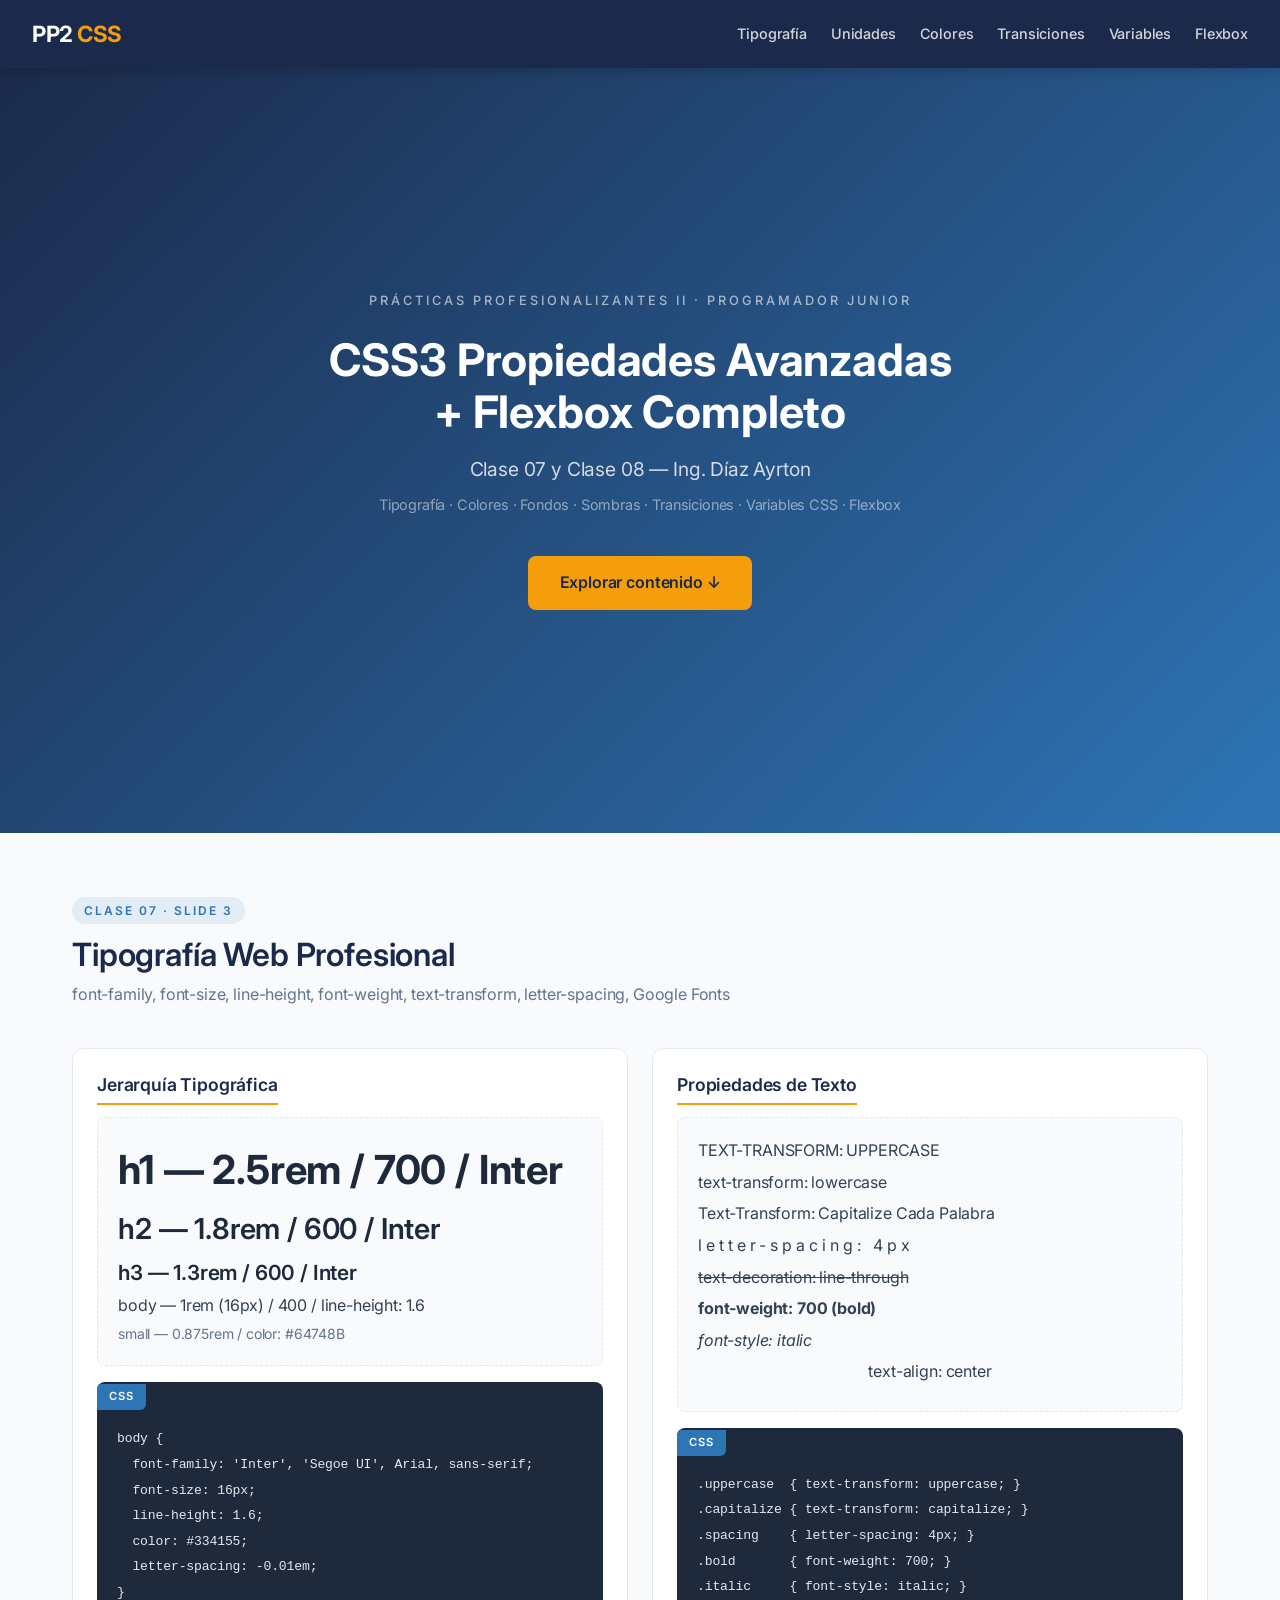
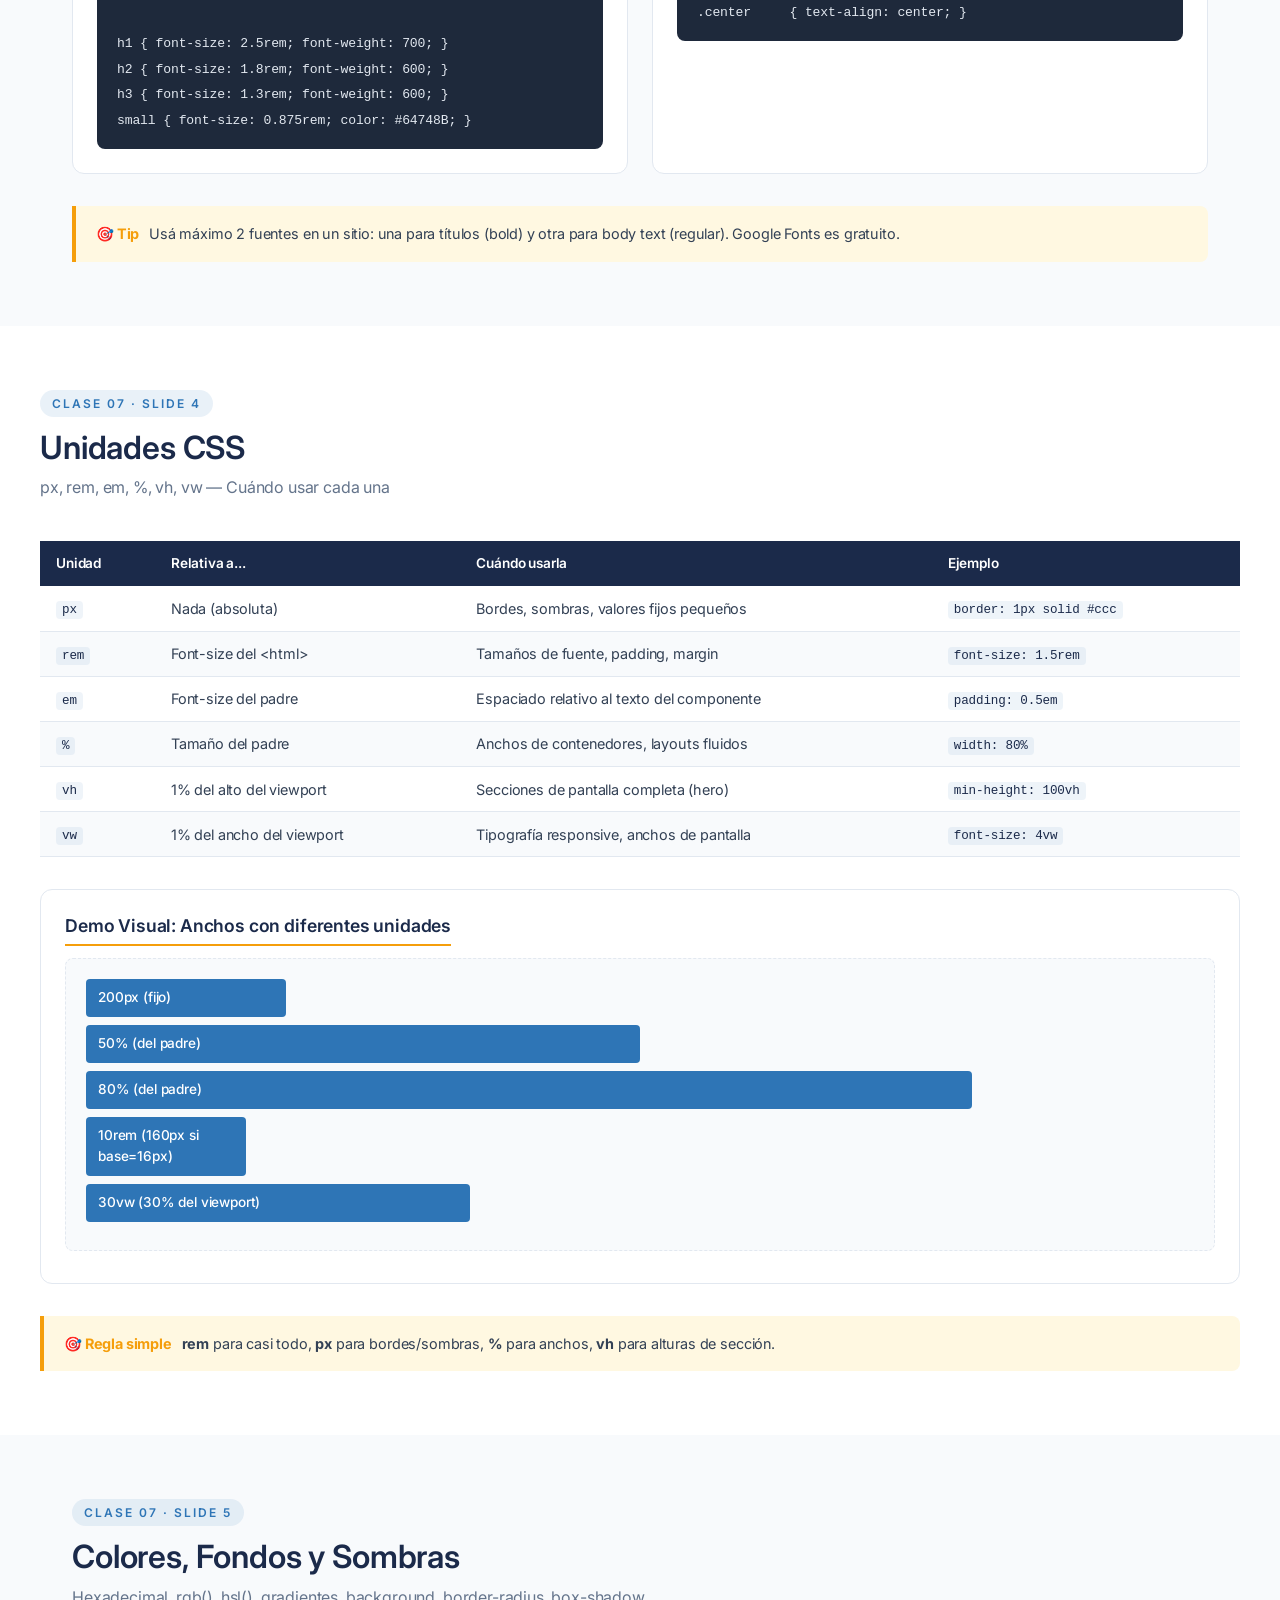
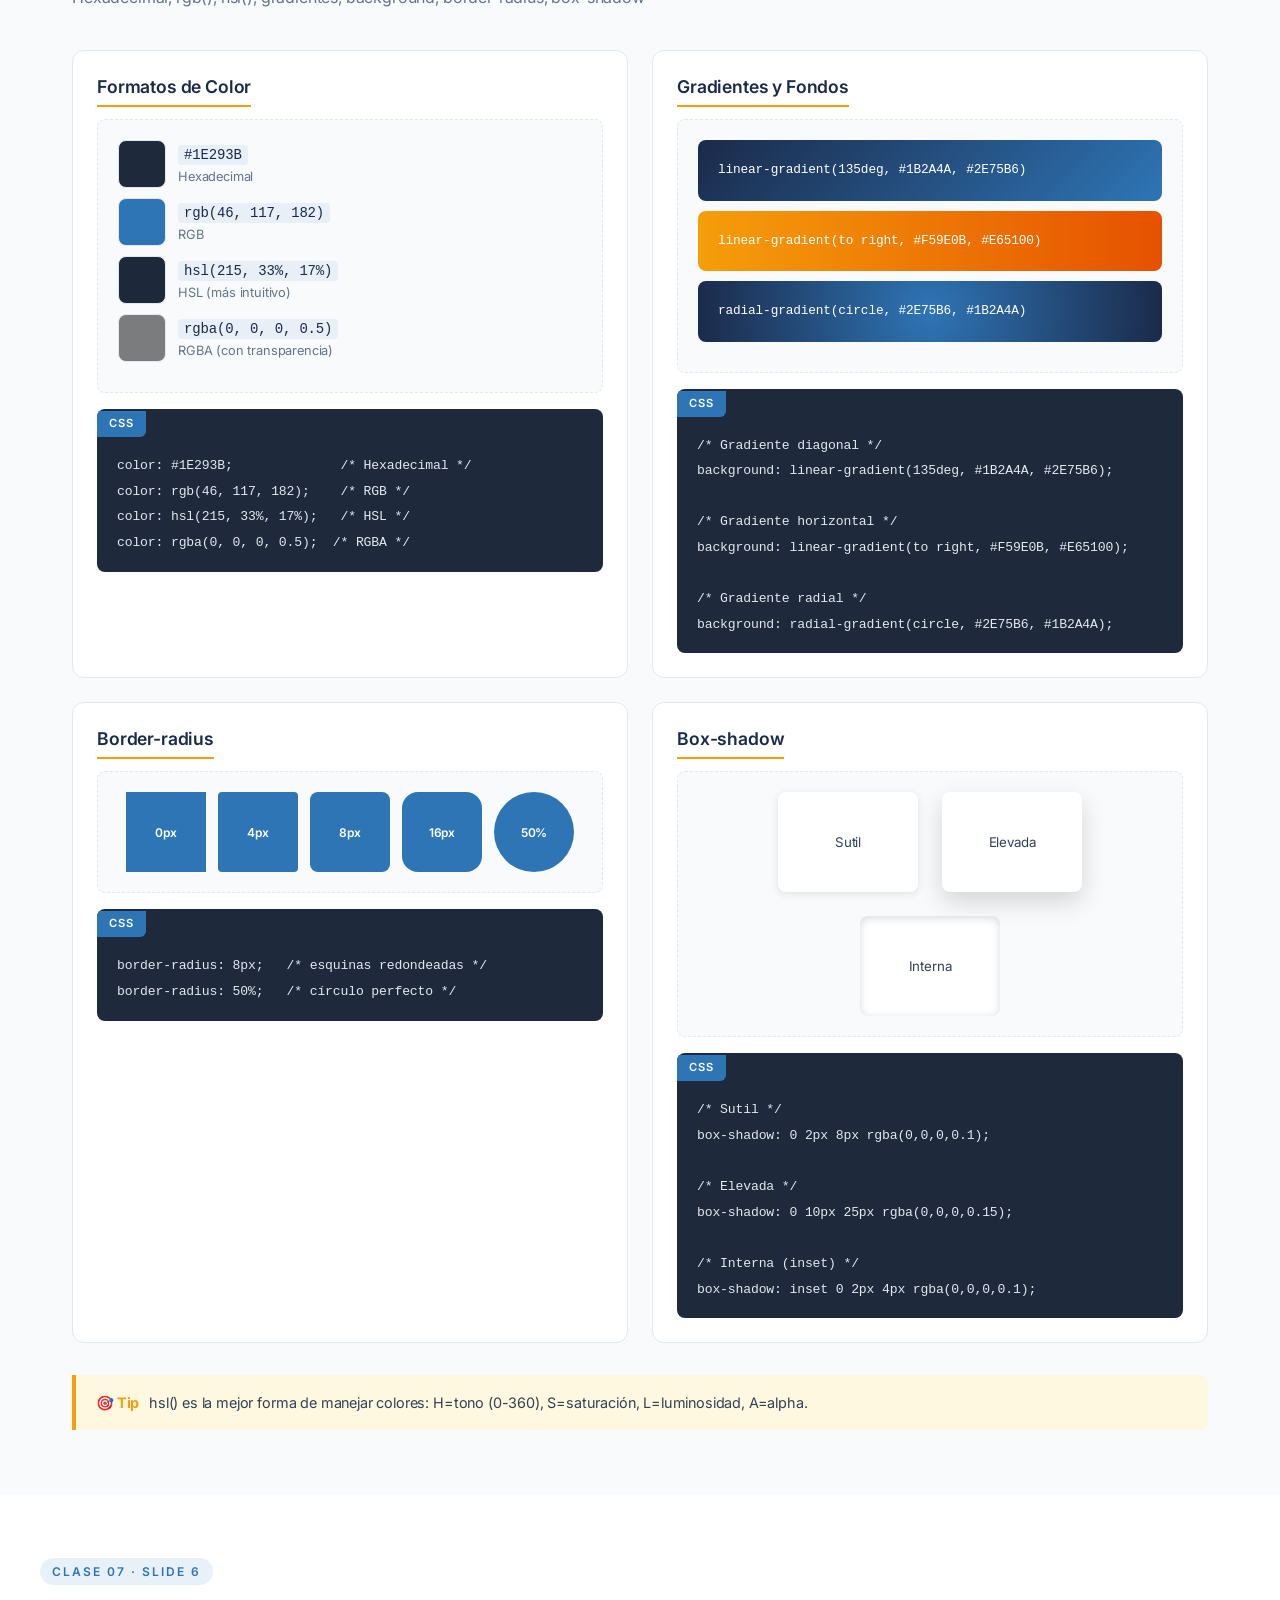
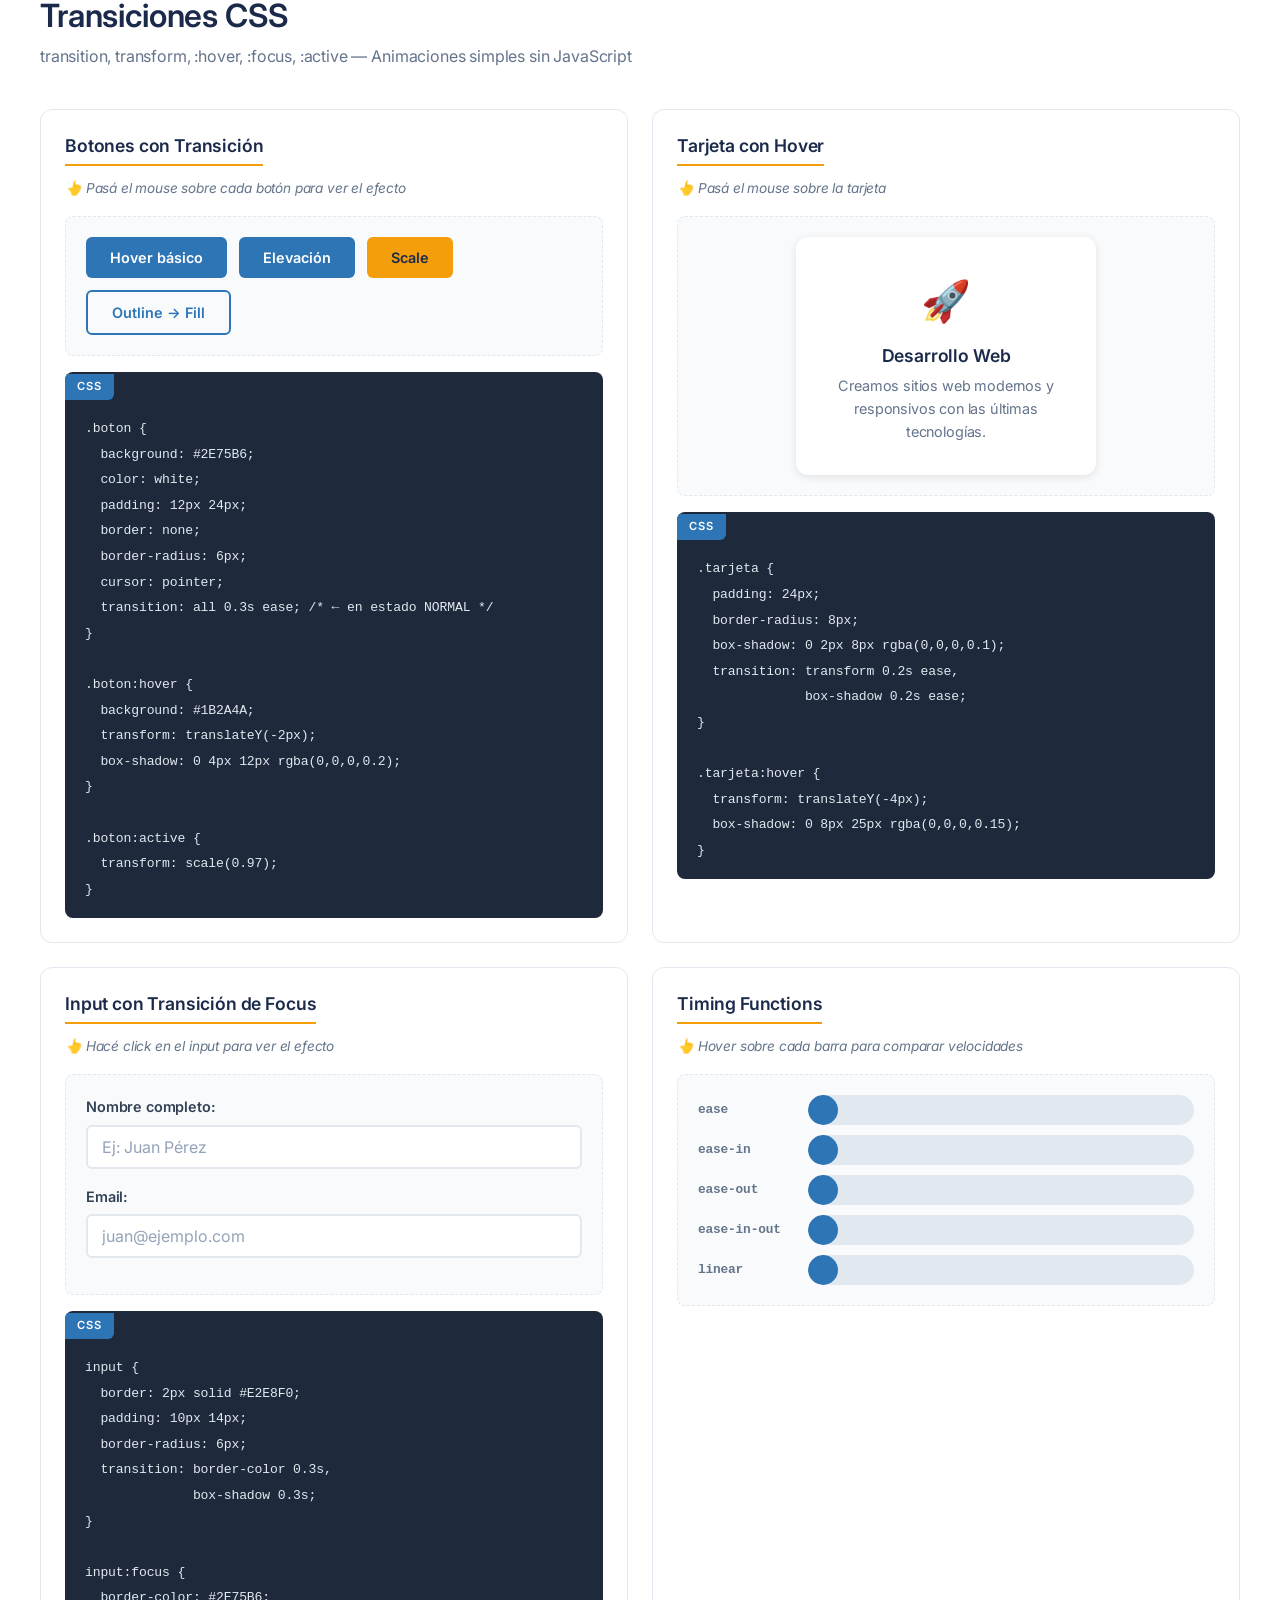
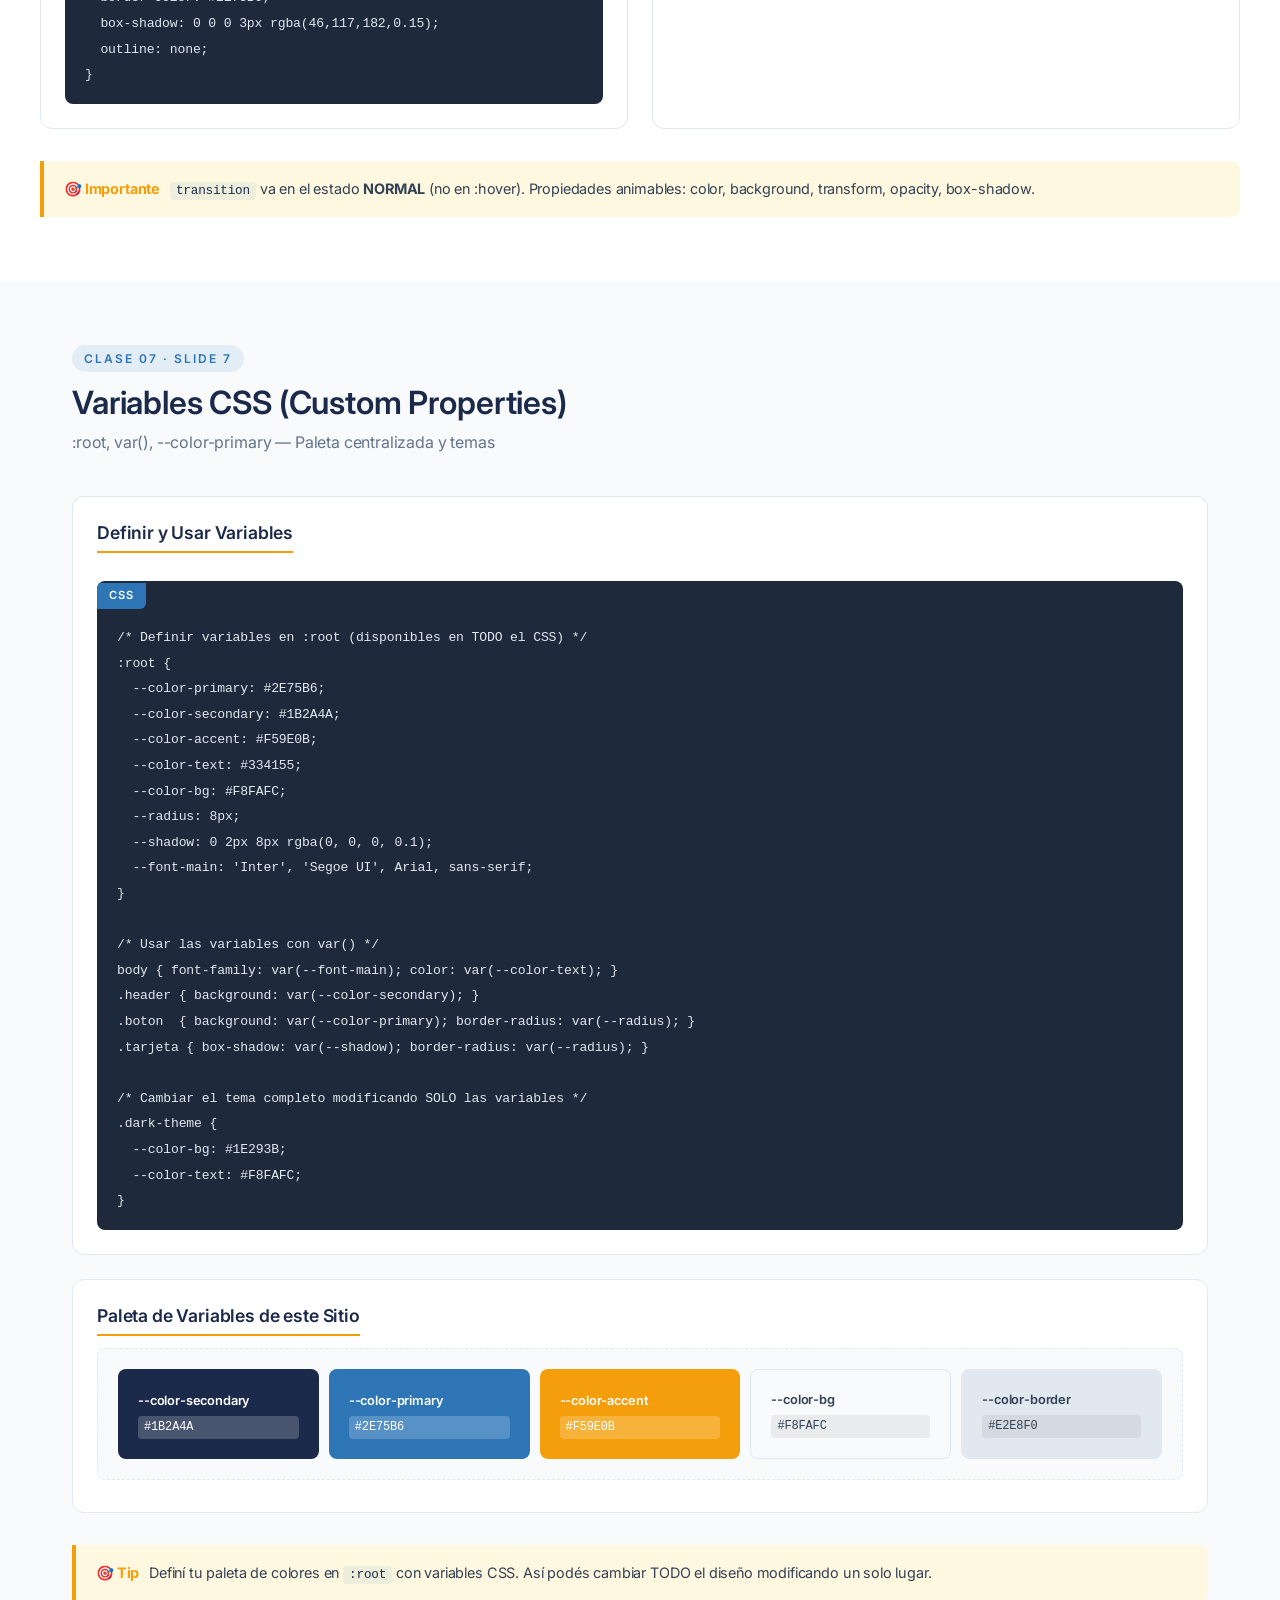
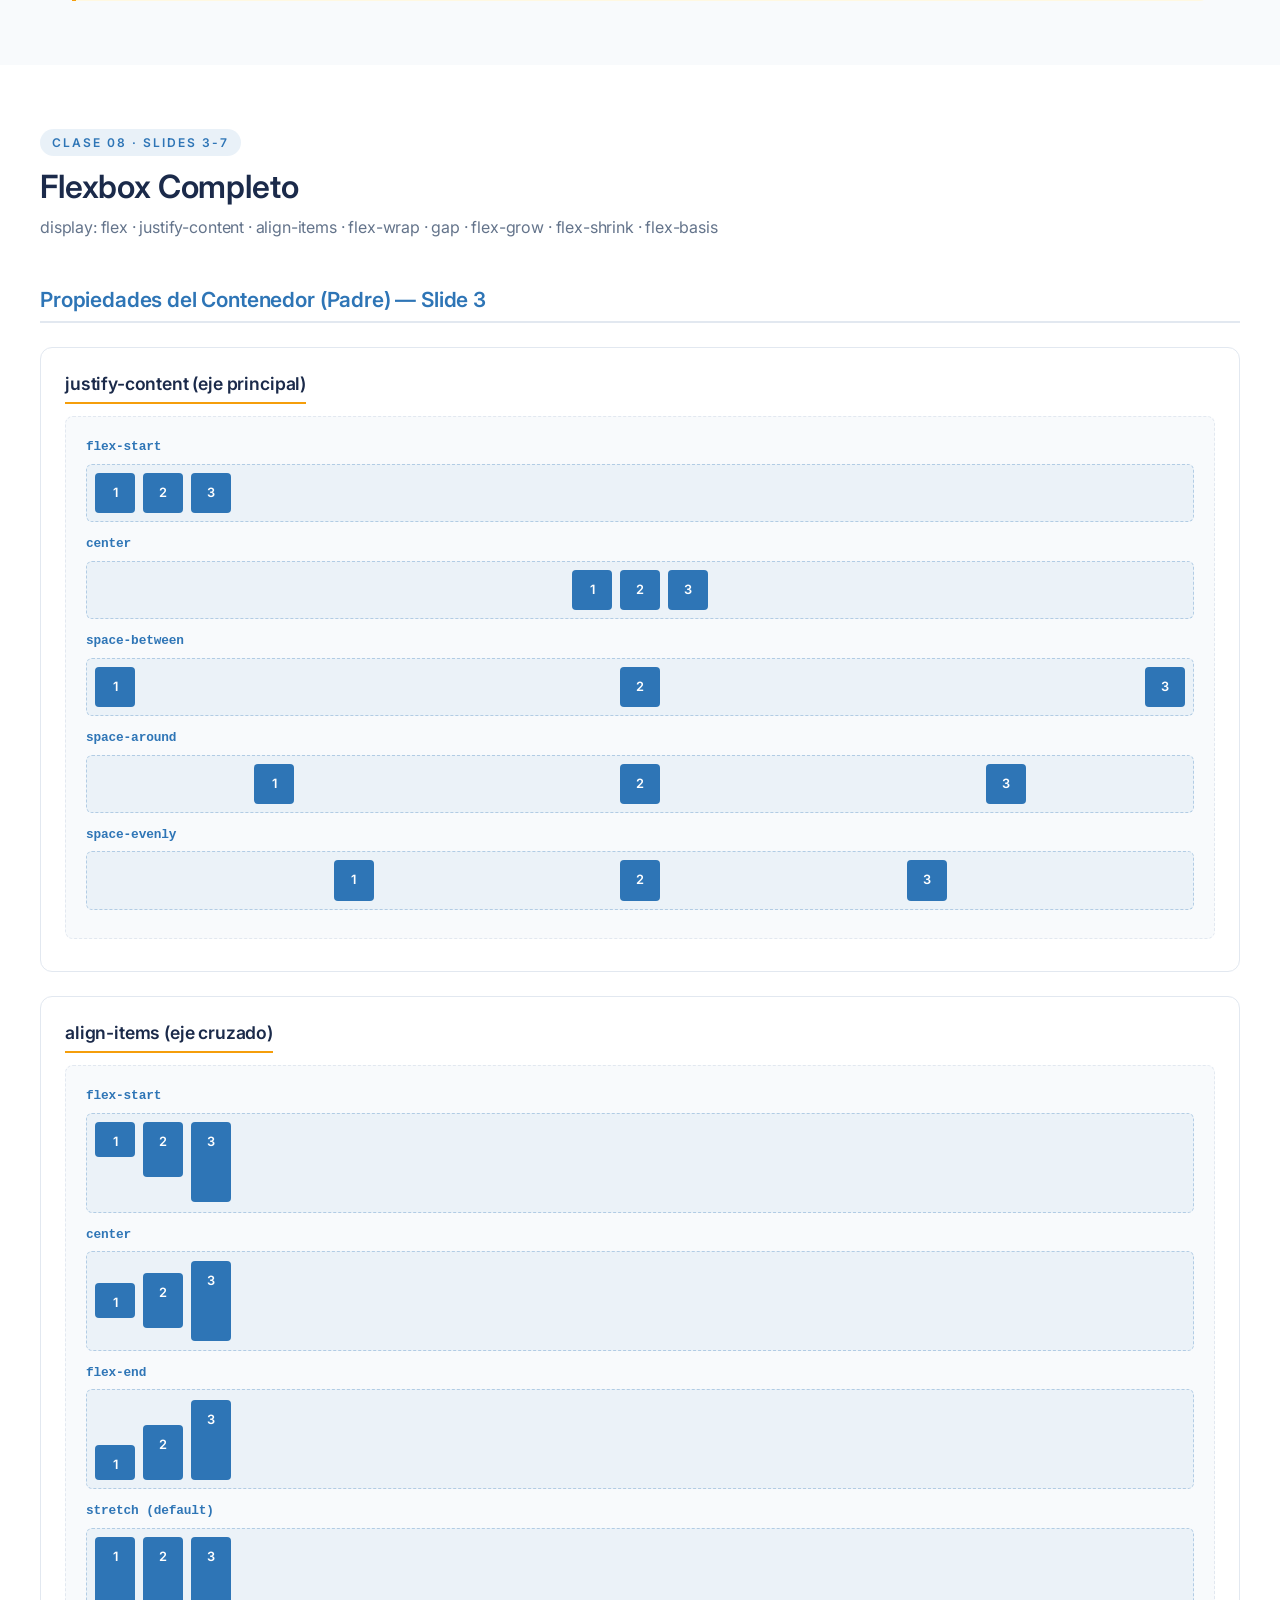
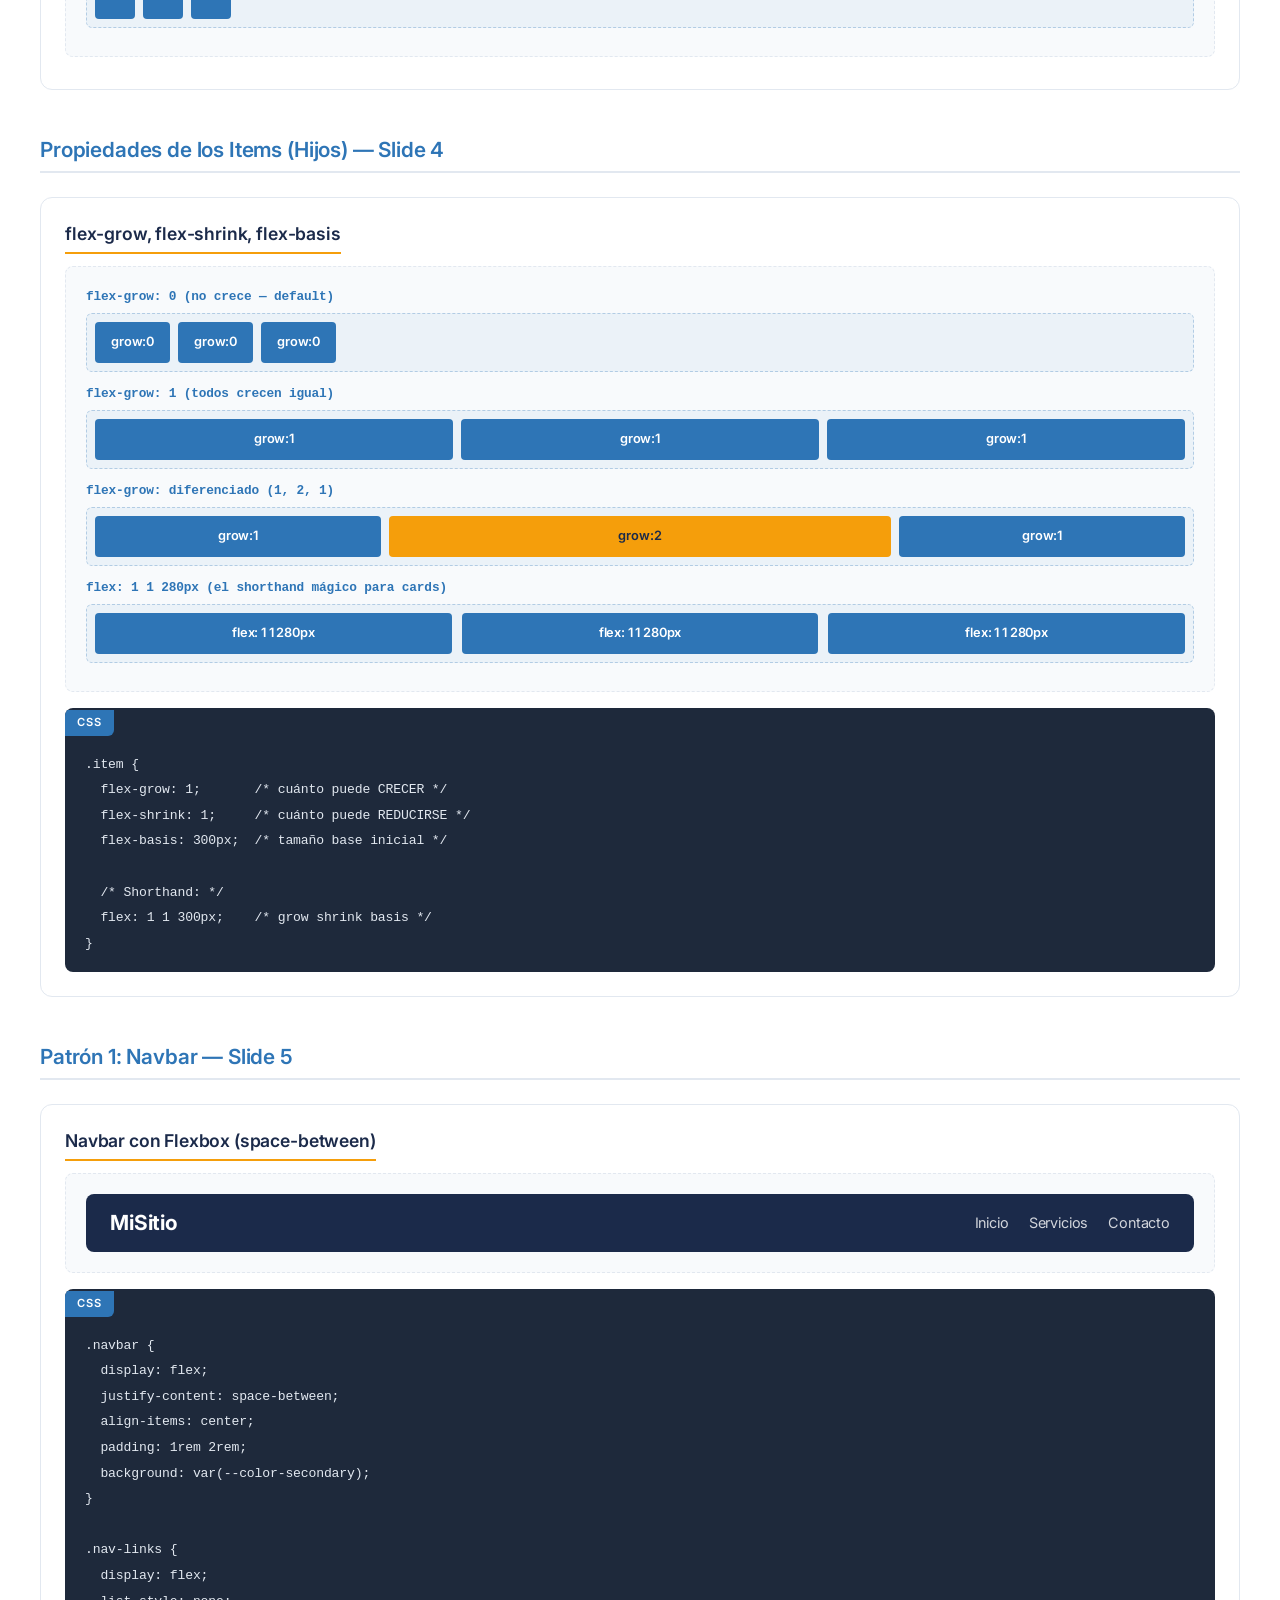
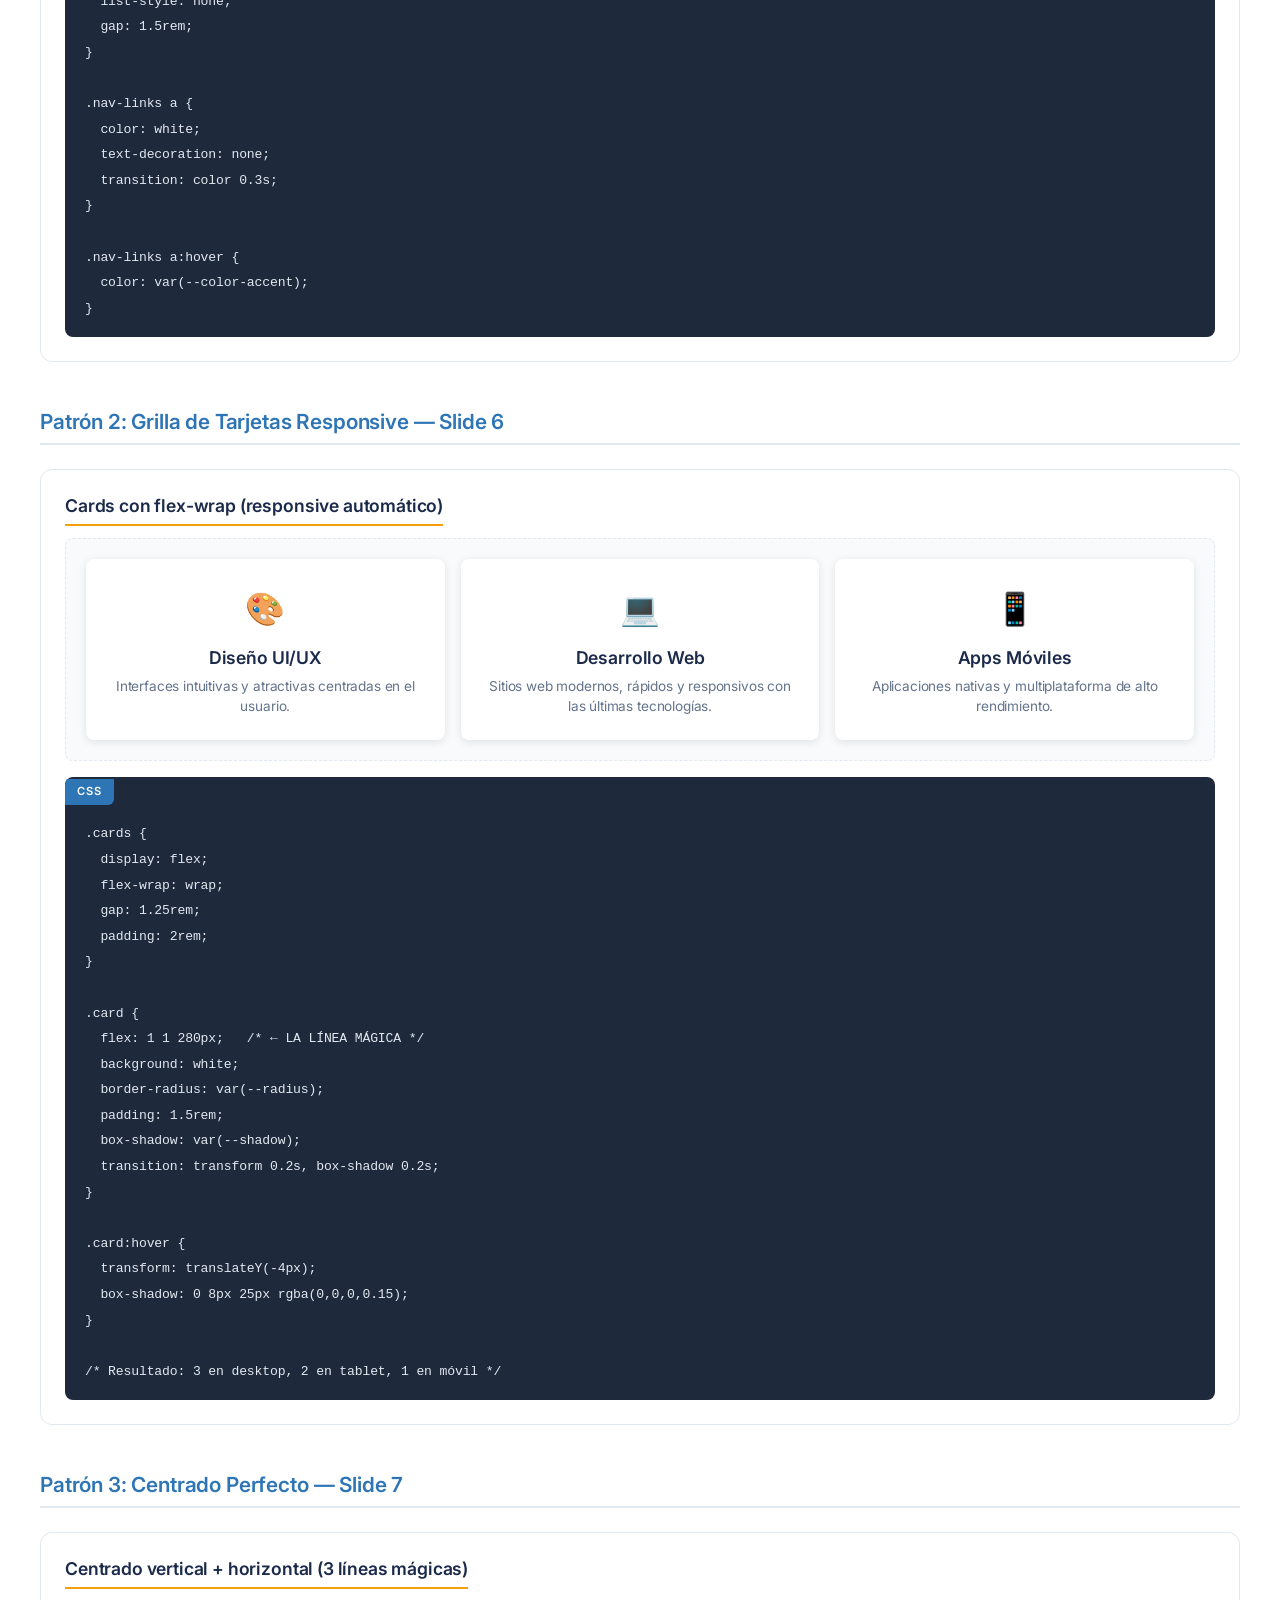
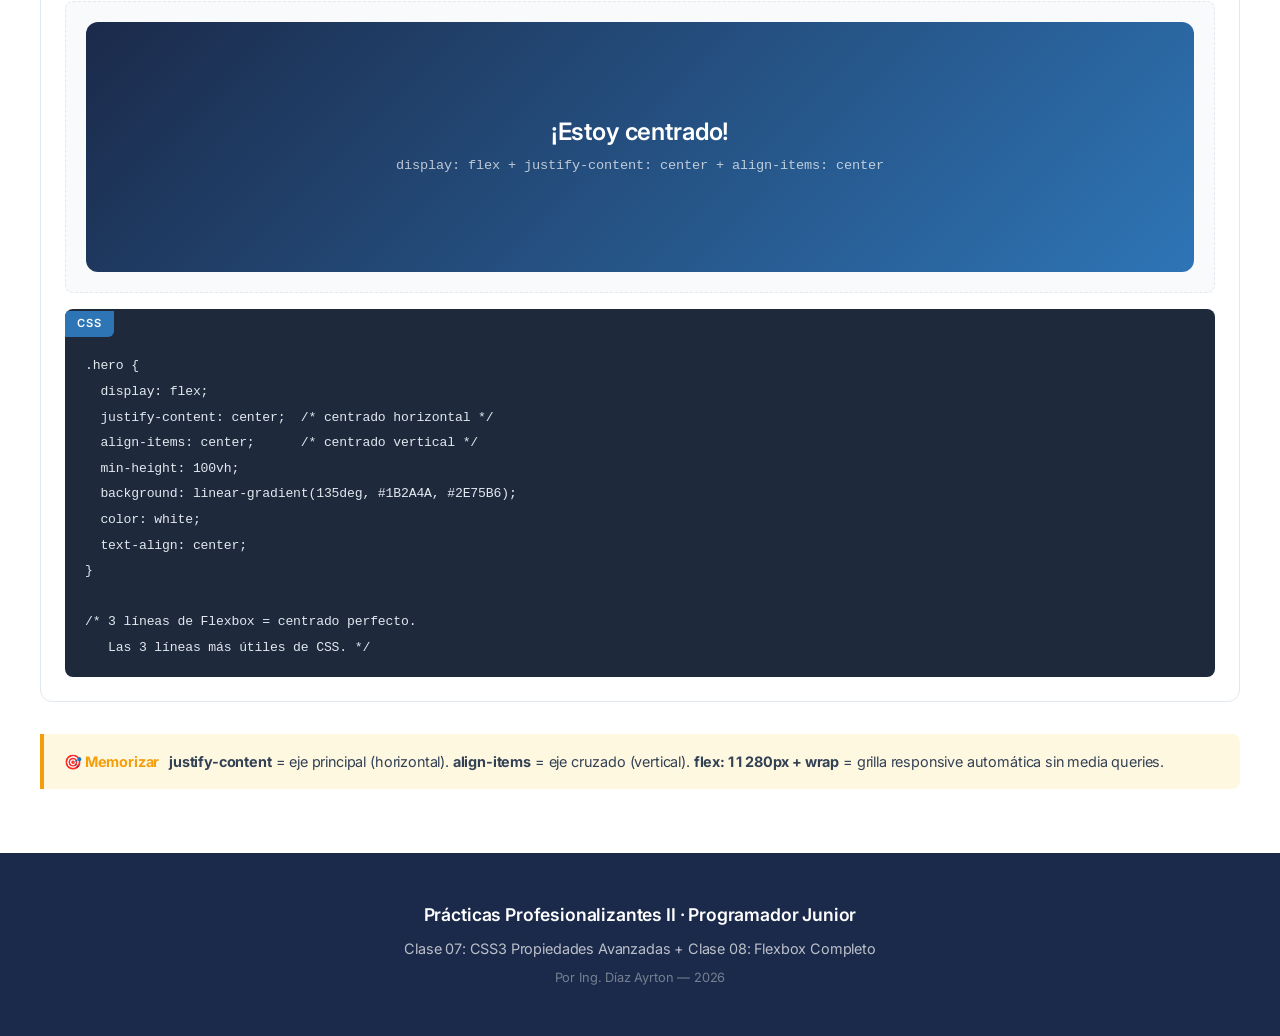
<file: index.html>
<!DOCTYPE html>
<html lang="es">
<head>
    <meta charset="UTF-8">
    <meta name="viewport" content="width=device-width, initial-scale=1.0">
    <title>Clase 07 & 08 — CSS3 Propiedades + Flexbox</title>
    <link rel="stylesheet" href="styles.css">
    <link href="https://fonts.googleapis.com/css2?family=Inter:wght@400;500;600;700&display=swap" rel="stylesheet">
</head>
<body>

    <!-- ═══════════════════════════════════════════════════════════ -->
    <!-- NAVBAR — Patrón Flexbox (Clase 08, Slide 5)               -->
    <!-- ═══════════════════════════════════════════════════════════ -->
    <nav class="navbar">
        <div class="logo">PP2 <span class="logo-accent">CSS</span></div>
        <ul class="nav-links">
            <li><a href="#tipografia">Tipografía</a></li>
            <li><a href="#unidades">Unidades</a></li>
            <li><a href="#colores">Colores</a></li>
            <li><a href="#transiciones">Transiciones</a></li>
            <li><a href="#variables">Variables</a></li>
            <li><a href="#flexbox">Flexbox</a></li>
        </ul>
    </nav>

    <!-- ═══════════════════════════════════════════════════════════ -->
    <!-- HERO — Centrado perfecto con Flexbox (Clase 08, Slide 7)  -->
    <!-- ═══════════════════════════════════════════════════════════ -->
    <section class="hero" id="inicio">
        <div class="hero-content">
            <p class="hero-badge">Prácticas Profesionalizantes II · Programador Junior</p>
            <h1 class="hero-titulo">CSS3 Propiedades Avanzadas<br>+ Flexbox Completo</h1>
            <p class="hero-subtitulo">Clase 07 y Clase 08 — Ing. Díaz Ayrton</p>
            <p class="hero-temas">Tipografía · Colores · Fondos · Sombras · Transiciones · Variables CSS · Flexbox</p>
            <a href="#tipografia" class="hero-btn">Explorar contenido ↓</a>
        </div>
    </section>

    <main>

        <!-- ═══════════════════════════════════════════════════════ -->
        <!-- CLASE 07, SLIDE 3 — Tipografía Web Profesional        -->
        <!-- ═══════════════════════════════════════════════════════ -->
        <section class="seccion" id="tipografia">
            <div class="seccion-header">
                <span class="seccion-badge">Clase 07 · Slide 3</span>
                <h2 class="seccion-titulo">Tipografía Web Profesional</h2>
                <p class="seccion-desc">font-family, font-size, line-height, font-weight, text-transform, letter-spacing, Google Fonts</p>
            </div>

            <div class="contenido-grid">
                <!-- Ejemplo: Jerarquía tipográfica -->
                <div class="ejemplo-card">
                    <h3 class="card-titulo">Jerarquía Tipográfica</h3>
                    <div class="demo-area demo-tipografia">
                        <p class="tipo-h1">h1 — 2.5rem / 700 / Inter</p>
                        <p class="tipo-h2">h2 — 1.8rem / 600 / Inter</p>
                        <p class="tipo-h3">h3 — 1.3rem / 600 / Inter</p>
                        <p class="tipo-body">body — 1rem (16px) / 400 / line-height: 1.6</p>
                        <p class="tipo-small">small — 0.875rem / color: #64748B</p>
                    </div>
                    <div class="code-block">
                        <span class="code-label">CSS</span>
<pre><code>body {
  font-family: 'Inter', 'Segoe UI', Arial, sans-serif;
  font-size: 16px;
  line-height: 1.6;
  color: #334155;
  letter-spacing: -0.01em;
}

h1 { font-size: 2.5rem; font-weight: 700; }
h2 { font-size: 1.8rem; font-weight: 600; }
h3 { font-size: 1.3rem; font-weight: 600; }
small { font-size: 0.875rem; color: #64748B; }</code></pre>
                    </div>
                </div>

                <!-- Ejemplo: Propiedades de texto -->
                <div class="ejemplo-card">
                    <h3 class="card-titulo">Propiedades de Texto</h3>
                    <div class="demo-area">
                        <p class="demo-uppercase">text-transform: uppercase</p>
                        <p class="demo-lowercase">TEXT-TRANSFORM: LOWERCASE</p>
                        <p class="demo-capitalize">text-transform: capitalize cada palabra</p>
                        <p class="demo-spacing">letter-spacing: 4px</p>
                        <p class="demo-line-through">text-decoration: line-through</p>
                        <p class="demo-bold">font-weight: 700 (bold)</p>
                        <p class="demo-italic">font-style: italic</p>
                        <p class="demo-center">text-align: center</p>
                    </div>
                    <div class="code-block">
                        <span class="code-label">CSS</span>
<pre><code>.uppercase  { text-transform: uppercase; }
.capitalize { text-transform: capitalize; }
.spacing    { letter-spacing: 4px; }
.bold       { font-weight: 700; }
.italic     { font-style: italic; }
.center     { text-align: center; }</code></pre>
                    </div>
                </div>
            </div>

            <div class="tip-box">
                <span class="tip-label">🎯 Tip</span>
                Usá máximo 2 fuentes en un sitio: una para títulos (bold) y otra para body text (regular). Google Fonts es gratuito.
            </div>
        </section>


        <!-- ═══════════════════════════════════════════════════════ -->
        <!-- CLASE 07, SLIDE 4 — Unidades CSS                      -->
        <!-- ═══════════════════════════════════════════════════════ -->
        <section class="seccion seccion-alt" id="unidades">
            <div class="seccion-header">
                <span class="seccion-badge">Clase 07 · Slide 4</span>
                <h2 class="seccion-titulo">Unidades CSS</h2>
                <p class="seccion-desc">px, rem, em, %, vh, vw — Cuándo usar cada una</p>
            </div>

            <div class="tabla-responsive">
                <table class="tabla-estilos">
                    <thead>
                        <tr>
                            <th>Unidad</th>
                            <th>Relativa a...</th>
                            <th>Cuándo usarla</th>
                            <th>Ejemplo</th>
                        </tr>
                    </thead>
                    <tbody>
                        <tr>
                            <td><code>px</code></td>
                            <td>Nada (absoluta)</td>
                            <td>Bordes, sombras, valores fijos pequeños</td>
                            <td><code>border: 1px solid #ccc</code></td>
                        </tr>
                        <tr>
                            <td><code>rem</code></td>
                            <td>Font-size del &lt;html&gt;</td>
                            <td>Tamaños de fuente, padding, margin</td>
                            <td><code>font-size: 1.5rem</code></td>
                        </tr>
                        <tr>
                            <td><code>em</code></td>
                            <td>Font-size del padre</td>
                            <td>Espaciado relativo al texto del componente</td>
                            <td><code>padding: 0.5em</code></td>
                        </tr>
                        <tr>
                            <td><code>%</code></td>
                            <td>Tamaño del padre</td>
                            <td>Anchos de contenedores, layouts fluidos</td>
                            <td><code>width: 80%</code></td>
                        </tr>
                        <tr>
                            <td><code>vh</code></td>
                            <td>1% del alto del viewport</td>
                            <td>Secciones de pantalla completa (hero)</td>
                            <td><code>min-height: 100vh</code></td>
                        </tr>
                        <tr>
                            <td><code>vw</code></td>
                            <td>1% del ancho del viewport</td>
                            <td>Tipografía responsive, anchos de pantalla</td>
                            <td><code>font-size: 4vw</code></td>
                        </tr>
                    </tbody>
                </table>
            </div>

            <!-- Demo visual de unidades -->
            <div class="contenido-grid">
                <div class="ejemplo-card">
                    <h3 class="card-titulo">Demo Visual: Anchos con diferentes unidades</h3>
                    <div class="demo-area">
                        <div class="demo-unidad" style="width: 200px;">200px (fijo)</div>
                        <div class="demo-unidad" style="width: 50%;">50% (del padre)</div>
                        <div class="demo-unidad" style="width: 80%;">80% (del padre)</div>
                        <div class="demo-unidad" style="width: 10rem;">10rem (160px si base=16px)</div>
                        <div class="demo-unidad" style="width: 30vw;">30vw (30% del viewport)</div>
                    </div>
                </div>
            </div>

            <div class="tip-box">
                <span class="tip-label">🎯 Regla simple</span>
                <strong>rem</strong> para casi todo, <strong>px</strong> para bordes/sombras, <strong>%</strong> para anchos, <strong>vh</strong> para alturas de sección.
            </div>
        </section>


        <!-- ═══════════════════════════════════════════════════════ -->
        <!-- CLASE 07, SLIDE 5 — Colores, Fondos y Sombras         -->
        <!-- ═══════════════════════════════════════════════════════ -->
        <section class="seccion" id="colores">
            <div class="seccion-header">
                <span class="seccion-badge">Clase 07 · Slide 5</span>
                <h2 class="seccion-titulo">Colores, Fondos y Sombras</h2>
                <p class="seccion-desc">Hexadecimal, rgb(), hsl(), gradientes, background, border-radius, box-shadow</p>
            </div>

            <div class="contenido-grid">
                <!-- Formatos de color -->
                <div class="ejemplo-card">
                    <h3 class="card-titulo">Formatos de Color</h3>
                    <div class="demo-area">
                        <div class="demo-color-row">
                            <div class="demo-color-swatch" style="background: #1E293B;"></div>
                            <div>
                                <code>#1E293B</code>
                                <span class="demo-color-label">Hexadecimal</span>
                            </div>
                        </div>
                        <div class="demo-color-row">
                            <div class="demo-color-swatch" style="background: rgb(46, 117, 182);"></div>
                            <div>
                                <code>rgb(46, 117, 182)</code>
                                <span class="demo-color-label">RGB</span>
                            </div>
                        </div>
                        <div class="demo-color-row">
                            <div class="demo-color-swatch" style="background: hsl(215, 33%, 17%);"></div>
                            <div>
                                <code>hsl(215, 33%, 17%)</code>
                                <span class="demo-color-label">HSL (más intuitivo)</span>
                            </div>
                        </div>
                        <div class="demo-color-row">
                            <div class="demo-color-swatch" style="background: rgba(0,0,0,0.5);"></div>
                            <div>
                                <code>rgba(0, 0, 0, 0.5)</code>
                                <span class="demo-color-label">RGBA (con transparencia)</span>
                            </div>
                        </div>
                    </div>
                    <div class="code-block">
                        <span class="code-label">CSS</span>
<pre><code>color: #1E293B;              /* Hexadecimal */
color: rgb(46, 117, 182);    /* RGB */
color: hsl(215, 33%, 17%);   /* HSL */
color: rgba(0, 0, 0, 0.5);  /* RGBA */</code></pre>
                    </div>
                </div>

                <!-- Gradientes y fondos -->
                <div class="ejemplo-card">
                    <h3 class="card-titulo">Gradientes y Fondos</h3>
                    <div class="demo-area">
                        <div class="demo-gradiente demo-grad-1">linear-gradient(135deg, #1B2A4A, #2E75B6)</div>
                        <div class="demo-gradiente demo-grad-2">linear-gradient(to right, #F59E0B, #E65100)</div>
                        <div class="demo-gradiente demo-grad-3">radial-gradient(circle, #2E75B6, #1B2A4A)</div>
                    </div>
                    <div class="code-block">
                        <span class="code-label">CSS</span>
<pre><code>/* Gradiente diagonal */
background: linear-gradient(135deg, #1B2A4A, #2E75B6);

/* Gradiente horizontal */
background: linear-gradient(to right, #F59E0B, #E65100);

/* Gradiente radial */
background: radial-gradient(circle, #2E75B6, #1B2A4A);</code></pre>
                    </div>
                </div>

                <!-- Border-radius -->
                <div class="ejemplo-card">
                    <h3 class="card-titulo">Border-radius</h3>
                    <div class="demo-area demo-radius-grid">
                        <div class="demo-radius" style="border-radius: 0;">0px</div>
                        <div class="demo-radius" style="border-radius: 4px;">4px</div>
                        <div class="demo-radius" style="border-radius: 8px;">8px</div>
                        <div class="demo-radius" style="border-radius: 16px;">16px</div>
                        <div class="demo-radius" style="border-radius: 50%;">50%</div>
                    </div>
                    <div class="code-block">
                        <span class="code-label">CSS</span>
<pre><code>border-radius: 8px;   /* esquinas redondeadas */
border-radius: 50%;   /* círculo perfecto */</code></pre>
                    </div>
                </div>

                <!-- Box-shadow -->
                <div class="ejemplo-card">
                    <h3 class="card-titulo">Box-shadow</h3>
                    <div class="demo-area demo-shadow-grid">
                        <div class="demo-shadow demo-shadow-1">
                            <small>Sutil</small>
                        </div>
                        <div class="demo-shadow demo-shadow-2">
                            <small>Elevada</small>
                        </div>
                        <div class="demo-shadow demo-shadow-3">
                            <small>Interna</small>
                        </div>
                    </div>
                    <div class="code-block">
                        <span class="code-label">CSS</span>
<pre><code>/* Sutil */
box-shadow: 0 2px 8px rgba(0,0,0,0.1);

/* Elevada */
box-shadow: 0 10px 25px rgba(0,0,0,0.15);

/* Interna (inset) */
box-shadow: inset 0 2px 4px rgba(0,0,0,0.1);</code></pre>
                    </div>
                </div>
            </div>

            <div class="tip-box">
                <span class="tip-label">🎯 Tip</span>
                hsl() es la mejor forma de manejar colores: H=tono (0-360), S=saturación, L=luminosidad, A=alpha.
            </div>
        </section>


        <!-- ═══════════════════════════════════════════════════════ -->
        <!-- CLASE 07, SLIDE 6 — Transiciones CSS                  -->
        <!-- ═══════════════════════════════════════════════════════ -->
        <section class="seccion seccion-alt" id="transiciones">
            <div class="seccion-header">
                <span class="seccion-badge">Clase 07 · Slide 6</span>
                <h2 class="seccion-titulo">Transiciones CSS</h2>
                <p class="seccion-desc">transition, transform, :hover, :focus, :active — Animaciones simples sin JavaScript</p>
            </div>

            <div class="contenido-grid">
                <!-- Botones con transiciones -->
                <div class="ejemplo-card">
                    <h3 class="card-titulo">Botones con Transición</h3>
                    <p class="card-instruccion">👆 Pasá el mouse sobre cada botón para ver el efecto</p>
                    <div class="demo-area demo-botones-grid">
                        <button class="demo-btn demo-btn-basico">Hover básico</button>
                        <button class="demo-btn demo-btn-elevado">Elevación</button>
                        <button class="demo-btn demo-btn-escala">Scale</button>
                        <button class="demo-btn demo-btn-outline">Outline → Fill</button>
                    </div>
                    <div class="code-block">
                        <span class="code-label">CSS</span>
<pre><code>.boton {
  background: #2E75B6;
  color: white;
  padding: 12px 24px;
  border: none;
  border-radius: 6px;
  cursor: pointer;
  transition: all 0.3s ease; /* ← en estado NORMAL */
}

.boton:hover {
  background: #1B2A4A;
  transform: translateY(-2px);
  box-shadow: 0 4px 12px rgba(0,0,0,0.2);
}

.boton:active {
  transform: scale(0.97);
}</code></pre>
                    </div>
                </div>

                <!-- Tarjeta con transición -->
                <div class="ejemplo-card">
                    <h3 class="card-titulo">Tarjeta con Hover</h3>
                    <p class="card-instruccion">👆 Pasá el mouse sobre la tarjeta</p>
                    <div class="demo-area">
                        <div class="demo-tarjeta-hover">
                            <div class="demo-tarjeta-icono">🚀</div>
                            <h4>Desarrollo Web</h4>
                            <p>Creamos sitios web modernos y responsivos con las últimas tecnologías.</p>
                        </div>
                    </div>
                    <div class="code-block">
                        <span class="code-label">CSS</span>
<pre><code>.tarjeta {
  padding: 24px;
  border-radius: 8px;
  box-shadow: 0 2px 8px rgba(0,0,0,0.1);
  transition: transform 0.2s ease,
              box-shadow 0.2s ease;
}

.tarjeta:hover {
  transform: translateY(-4px);
  box-shadow: 0 8px 25px rgba(0,0,0,0.15);
}</code></pre>
                    </div>
                </div>

                <!-- Input con focus -->
                <div class="ejemplo-card">
                    <h3 class="card-titulo">Input con Transición de Focus</h3>
                    <p class="card-instruccion">👆 Hacé click en el input para ver el efecto</p>
                    <div class="demo-area">
                        <label class="demo-label" for="demo-input-1">Nombre completo:</label>
                        <input class="demo-input" type="text" id="demo-input-1" placeholder="Ej: Juan Pérez">
                        <label class="demo-label" for="demo-input-2">Email:</label>
                        <input class="demo-input" type="email" id="demo-input-2" placeholder="juan@ejemplo.com">
                    </div>
                    <div class="code-block">
                        <span class="code-label">CSS</span>
<pre><code>input {
  border: 2px solid #E2E8F0;
  padding: 10px 14px;
  border-radius: 6px;
  transition: border-color 0.3s,
              box-shadow 0.3s;
}

input:focus {
  border-color: #2E75B6;
  box-shadow: 0 0 0 3px rgba(46,117,182,0.15);
  outline: none;
}</code></pre>
                    </div>
                </div>

                <!-- Timing functions -->
                <div class="ejemplo-card">
                    <h3 class="card-titulo">Timing Functions</h3>
                    <p class="card-instruccion">👆 Hover sobre cada barra para comparar velocidades</p>
                    <div class="demo-area demo-timing-area">
                        <div class="demo-timing-row">
                            <span class="demo-timing-label">ease</span>
                            <div class="demo-timing-track"><div class="demo-timing-ball" style="transition-timing-function: ease;"></div></div>
                        </div>
                        <div class="demo-timing-row">
                            <span class="demo-timing-label">ease-in</span>
                            <div class="demo-timing-track"><div class="demo-timing-ball" style="transition-timing-function: ease-in;"></div></div>
                        </div>
                        <div class="demo-timing-row">
                            <span class="demo-timing-label">ease-out</span>
                            <div class="demo-timing-track"><div class="demo-timing-ball" style="transition-timing-function: ease-out;"></div></div>
                        </div>
                        <div class="demo-timing-row">
                            <span class="demo-timing-label">ease-in-out</span>
                            <div class="demo-timing-track"><div class="demo-timing-ball" style="transition-timing-function: ease-in-out;"></div></div>
                        </div>
                        <div class="demo-timing-row">
                            <span class="demo-timing-label">linear</span>
                            <div class="demo-timing-track"><div class="demo-timing-ball" style="transition-timing-function: linear;"></div></div>
                        </div>
                    </div>
                </div>
            </div>

            <div class="tip-box">
                <span class="tip-label">🎯 Importante</span>
                <code>transition</code> va en el estado <strong>NORMAL</strong> (no en :hover). Propiedades animables: color, background, transform, opacity, box-shadow.
            </div>
        </section>


        <!-- ═══════════════════════════════════════════════════════ -->
        <!-- CLASE 07, SLIDE 7 — Variables CSS                     -->
        <!-- ═══════════════════════════════════════════════════════ -->
        <section class="seccion" id="variables">
            <div class="seccion-header">
                <span class="seccion-badge">Clase 07 · Slide 7</span>
                <h2 class="seccion-titulo">Variables CSS (Custom Properties)</h2>
                <p class="seccion-desc">:root, var(), --color-primary — Paleta centralizada y temas</p>
            </div>

            <div class="contenido-grid">
                <div class="ejemplo-card ejemplo-card-wide">
                    <h3 class="card-titulo">Definir y Usar Variables</h3>
                    <div class="code-block">
                        <span class="code-label">CSS</span>
<pre><code>/* Definir variables en :root (disponibles en TODO el CSS) */
:root {
  --color-primary: #2E75B6;
  --color-secondary: #1B2A4A;
  --color-accent: #F59E0B;
  --color-text: #334155;
  --color-bg: #F8FAFC;
  --radius: 8px;
  --shadow: 0 2px 8px rgba(0, 0, 0, 0.1);
  --font-main: 'Inter', 'Segoe UI', Arial, sans-serif;
}

/* Usar las variables con var() */
body { font-family: var(--font-main); color: var(--color-text); }
.header { background: var(--color-secondary); }
.boton  { background: var(--color-primary); border-radius: var(--radius); }
.tarjeta { box-shadow: var(--shadow); border-radius: var(--radius); }

/* Cambiar el tema completo modificando SOLO las variables */
.dark-theme {
  --color-bg: #1E293B;
  --color-text: #F8FAFC;
}</code></pre>
                    </div>
                </div>

                <!-- Demo visual de la paleta -->
                <div class="ejemplo-card ejemplo-card-wide">
                    <h3 class="card-titulo">Paleta de Variables de este Sitio</h3>
                    <div class="demo-area demo-paleta">
                        <div class="demo-paleta-item" style="background: var(--color-secondary);">
                            <span>--color-secondary</span>
                            <code>#1B2A4A</code>
                        </div>
                        <div class="demo-paleta-item" style="background: var(--color-primary);">
                            <span>--color-primary</span>
                            <code>#2E75B6</code>
                        </div>
                        <div class="demo-paleta-item" style="background: var(--color-accent);">
                            <span>--color-accent</span>
                            <code>#F59E0B</code>
                        </div>
                        <div class="demo-paleta-item demo-paleta-light" style="background: var(--color-bg);">
                            <span>--color-bg</span>
                            <code>#F8FAFC</code>
                        </div>
                        <div class="demo-paleta-item demo-paleta-light" style="background: var(--color-border); ">
                            <span>--color-border</span>
                            <code>#E2E8F0</code>
                        </div>
                    </div>
                </div>
            </div>

            <div class="tip-box">
                <span class="tip-label">🎯 Tip</span>
                Definí tu paleta de colores en <code>:root</code> con variables CSS. Así podés cambiar TODO el diseño modificando un solo lugar.
            </div>
        </section>


        <!-- ═══════════════════════════════════════════════════════ -->
        <!-- CLASE 08, SLIDES 3-7 — Flexbox Completo               -->
        <!-- ═══════════════════════════════════════════════════════ -->
        <section class="seccion seccion-alt" id="flexbox">
            <div class="seccion-header">
                <span class="seccion-badge">Clase 08 · Slides 3-7</span>
                <h2 class="seccion-titulo">Flexbox Completo</h2>
                <p class="seccion-desc">display: flex · justify-content · align-items · flex-wrap · gap · flex-grow · flex-shrink · flex-basis</p>
            </div>

            <!-- Slide 3: Propiedades del contenedor -->
            <h3 class="sub-seccion-titulo">Propiedades del Contenedor (Padre) — Slide 3</h3>

            <div class="contenido-grid">
                <!-- justify-content -->
                <div class="ejemplo-card ejemplo-card-wide">
                    <h3 class="card-titulo">justify-content (eje principal)</h3>
                    <div class="demo-area">
                        <p class="demo-prop-label">flex-start</p>
                        <div class="demo-flex-container" style="justify-content: flex-start;">
                            <div class="demo-flex-item">1</div>
                            <div class="demo-flex-item">2</div>
                            <div class="demo-flex-item">3</div>
                        </div>

                        <p class="demo-prop-label">center</p>
                        <div class="demo-flex-container" style="justify-content: center;">
                            <div class="demo-flex-item">1</div>
                            <div class="demo-flex-item">2</div>
                            <div class="demo-flex-item">3</div>
                        </div>

                        <p class="demo-prop-label">space-between</p>
                        <div class="demo-flex-container" style="justify-content: space-between;">
                            <div class="demo-flex-item">1</div>
                            <div class="demo-flex-item">2</div>
                            <div class="demo-flex-item">3</div>
                        </div>

                        <p class="demo-prop-label">space-around</p>
                        <div class="demo-flex-container" style="justify-content: space-around;">
                            <div class="demo-flex-item">1</div>
                            <div class="demo-flex-item">2</div>
                            <div class="demo-flex-item">3</div>
                        </div>

                        <p class="demo-prop-label">space-evenly</p>
                        <div class="demo-flex-container" style="justify-content: space-evenly;">
                            <div class="demo-flex-item">1</div>
                            <div class="demo-flex-item">2</div>
                            <div class="demo-flex-item">3</div>
                        </div>
                    </div>
                </div>

                <!-- align-items -->
                <div class="ejemplo-card ejemplo-card-wide">
                    <h3 class="card-titulo">align-items (eje cruzado)</h3>
                    <div class="demo-area">
                        <p class="demo-prop-label">flex-start</p>
                        <div class="demo-flex-container demo-flex-tall" style="align-items: flex-start;">
                            <div class="demo-flex-item demo-h-sm">1</div>
                            <div class="demo-flex-item demo-h-md">2</div>
                            <div class="demo-flex-item demo-h-lg">3</div>
                        </div>

                        <p class="demo-prop-label">center</p>
                        <div class="demo-flex-container demo-flex-tall" style="align-items: center;">
                            <div class="demo-flex-item demo-h-sm">1</div>
                            <div class="demo-flex-item demo-h-md">2</div>
                            <div class="demo-flex-item demo-h-lg">3</div>
                        </div>

                        <p class="demo-prop-label">flex-end</p>
                        <div class="demo-flex-container demo-flex-tall" style="align-items: flex-end;">
                            <div class="demo-flex-item demo-h-sm">1</div>
                            <div class="demo-flex-item demo-h-md">2</div>
                            <div class="demo-flex-item demo-h-lg">3</div>
                        </div>

                        <p class="demo-prop-label">stretch (default)</p>
                        <div class="demo-flex-container demo-flex-tall" style="align-items: stretch;">
                            <div class="demo-flex-item">1</div>
                            <div class="demo-flex-item">2</div>
                            <div class="demo-flex-item">3</div>
                        </div>
                    </div>
                </div>
            </div>

            <!-- Slide 4: Propiedades de items -->
            <h3 class="sub-seccion-titulo">Propiedades de los Items (Hijos) — Slide 4</h3>

            <div class="contenido-grid">
                <div class="ejemplo-card ejemplo-card-wide">
                    <h3 class="card-titulo">flex-grow, flex-shrink, flex-basis</h3>
                    <div class="demo-area">
                        <p class="demo-prop-label">flex-grow: 0 (no crece — default)</p>
                        <div class="demo-flex-container">
                            <div class="demo-flex-item" style="flex-grow: 0;">grow:0</div>
                            <div class="demo-flex-item" style="flex-grow: 0;">grow:0</div>
                            <div class="demo-flex-item" style="flex-grow: 0;">grow:0</div>
                        </div>

                        <p class="demo-prop-label">flex-grow: 1 (todos crecen igual)</p>
                        <div class="demo-flex-container">
                            <div class="demo-flex-item" style="flex-grow: 1;">grow:1</div>
                            <div class="demo-flex-item" style="flex-grow: 1;">grow:1</div>
                            <div class="demo-flex-item" style="flex-grow: 1;">grow:1</div>
                        </div>

                        <p class="demo-prop-label">flex-grow: diferenciado (1, 2, 1)</p>
                        <div class="demo-flex-container">
                            <div class="demo-flex-item" style="flex-grow: 1;">grow:1</div>
                            <div class="demo-flex-item demo-flex-item-accent" style="flex-grow: 2;">grow:2</div>
                            <div class="demo-flex-item" style="flex-grow: 1;">grow:1</div>
                        </div>

                        <p class="demo-prop-label">flex: 1 1 280px (el shorthand mágico para cards)</p>
                        <div class="demo-flex-container" style="flex-wrap: wrap; gap: 10px;">
                            <div class="demo-flex-item" style="flex: 1 1 280px;">flex: 1 1 280px</div>
                            <div class="demo-flex-item" style="flex: 1 1 280px;">flex: 1 1 280px</div>
                            <div class="demo-flex-item" style="flex: 1 1 280px;">flex: 1 1 280px</div>
                        </div>
                    </div>
                    <div class="code-block">
                        <span class="code-label">CSS</span>
<pre><code>.item {
  flex-grow: 1;       /* cuánto puede CRECER */
  flex-shrink: 1;     /* cuánto puede REDUCIRSE */
  flex-basis: 300px;  /* tamaño base inicial */

  /* Shorthand: */
  flex: 1 1 300px;    /* grow shrink basis */
}</code></pre>
                    </div>
                </div>
            </div>

            <!-- Slide 5: Patrón Navbar -->
            <h3 class="sub-seccion-titulo">Patrón 1: Navbar — Slide 5</h3>

            <div class="contenido-grid">
                <div class="ejemplo-card ejemplo-card-wide">
                    <h3 class="card-titulo">Navbar con Flexbox (space-between)</h3>
                    <div class="demo-area">
                        <nav class="demo-navbar">
                            <div class="demo-navbar-logo">MiSitio</div>
                            <ul class="demo-navbar-links">
                                <li><a href="#">Inicio</a></li>
                                <li><a href="#">Servicios</a></li>
                                <li><a href="#">Contacto</a></li>
                            </ul>
                        </nav>
                    </div>
                    <div class="code-block">
                        <span class="code-label">CSS</span>
<pre><code>.navbar {
  display: flex;
  justify-content: space-between;
  align-items: center;
  padding: 1rem 2rem;
  background: var(--color-secondary);
}

.nav-links {
  display: flex;
  list-style: none;
  gap: 1.5rem;
}

.nav-links a {
  color: white;
  text-decoration: none;
  transition: color 0.3s;
}

.nav-links a:hover {
  color: var(--color-accent);
}</code></pre>
                    </div>
                </div>
            </div>

            <!-- Slide 6: Patrón Cards -->
            <h3 class="sub-seccion-titulo">Patrón 2: Grilla de Tarjetas Responsive — Slide 6</h3>

            <div class="contenido-grid">
                <div class="ejemplo-card ejemplo-card-wide">
                    <h3 class="card-titulo">Cards con flex-wrap (responsive automático)</h3>
                    <div class="demo-area">
                        <div class="demo-cards-container">
                            <article class="demo-card">
                                <div class="demo-card-icono">🎨</div>
                                <h4>Diseño UI/UX</h4>
                                <p>Interfaces intuitivas y atractivas centradas en el usuario.</p>
                            </article>
                            <article class="demo-card">
                                <div class="demo-card-icono">💻</div>
                                <h4>Desarrollo Web</h4>
                                <p>Sitios web modernos, rápidos y responsivos con las últimas tecnologías.</p>
                            </article>
                            <article class="demo-card">
                                <div class="demo-card-icono">📱</div>
                                <h4>Apps Móviles</h4>
                                <p>Aplicaciones nativas y multiplataforma de alto rendimiento.</p>
                            </article>
                        </div>
                    </div>
                    <div class="code-block">
                        <span class="code-label">CSS</span>
<pre><code>.cards {
  display: flex;
  flex-wrap: wrap;
  gap: 1.25rem;
  padding: 2rem;
}

.card {
  flex: 1 1 280px;   /* ← LA LÍNEA MÁGICA */
  background: white;
  border-radius: var(--radius);
  padding: 1.5rem;
  box-shadow: var(--shadow);
  transition: transform 0.2s, box-shadow 0.2s;
}

.card:hover {
  transform: translateY(-4px);
  box-shadow: 0 8px 25px rgba(0,0,0,0.15);
}

/* Resultado: 3 en desktop, 2 en tablet, 1 en móvil */</code></pre>
                    </div>
                </div>
            </div>

            <!-- Slide 7: Centrado perfecto -->
            <h3 class="sub-seccion-titulo">Patrón 3: Centrado Perfecto — Slide 7</h3>

            <div class="contenido-grid">
                <div class="ejemplo-card ejemplo-card-wide">
                    <h3 class="card-titulo">Centrado vertical + horizontal (3 líneas mágicas)</h3>
                    <div class="demo-area">
                        <div class="demo-centrado-container">
                            <div class="demo-centrado-content">
                                <h4>¡Estoy centrado!</h4>
                                <p>display: flex + justify-content: center + align-items: center</p>
                            </div>
                        </div>
                    </div>
                    <div class="code-block">
                        <span class="code-label">CSS</span>
<pre><code>.hero {
  display: flex;
  justify-content: center;  /* centrado horizontal */
  align-items: center;      /* centrado vertical */
  min-height: 100vh;
  background: linear-gradient(135deg, #1B2A4A, #2E75B6);
  color: white;
  text-align: center;
}

/* 3 líneas de Flexbox = centrado perfecto.
   Las 3 líneas más útiles de CSS. */</code></pre>
                    </div>
                </div>
            </div>

            <div class="tip-box">
                <span class="tip-label">🎯 Memorizar</span>
                <strong>justify-content</strong> = eje principal (horizontal).
                <strong>align-items</strong> = eje cruzado (vertical).
                <strong>flex: 1 1 280px + wrap</strong> = grilla responsive automática sin media queries.
            </div>
        </section>

    </main>

    <!-- ═══════════════════════════════════════════════════════════ -->
    <!-- FOOTER                                                     -->
    <!-- ═══════════════════════════════════════════════════════════ -->
    <footer class="footer">
        <div class="footer-contenido">
            <p class="footer-titulo">Prácticas Profesionalizantes II · Programador Junior</p>
            <p class="footer-subtitulo">Clase 07: CSS3 Propiedades Avanzadas + Clase 08: Flexbox Completo</p>
            <p class="footer-creditos">Por Ing. Díaz Ayrton — 2026</p>
        </div>
    </footer>

</body>
</html>
</file>
<file: styles.css>
/* ═══════════════════════════════════════════════════════════════════
   CLASE 07 & 08 — CSS3 Propiedades Avanzadas + Flexbox
   Prácticas Profesionalizantes II · Programador Junior
   Por Ing. Díaz Ayrton — 2026
   ═══════════════════════════════════════════════════════════════════ */

/* ─── SLIDE 7 (Clase 07): Variables CSS (:root) ─────────────────── */
:root {
    --color-primary: #2E75B6;
    --color-secondary: #1B2A4A;
    --color-accent: #F59E0B;
    --color-text: #334155;
    --color-text-light: #64748B;
    --color-bg: #F8FAFC;
    --color-white: #FFFFFF;
    --color-border: #E2E8F0;
    --radius: 8px;
    --radius-lg: 12px;
    --shadow: 0 2px 8px rgba(0, 0, 0, 0.1);
    --shadow-lg: 0 10px 25px rgba(0, 0, 0, 0.15);
    --font-main: 'Inter', 'Segoe UI', Arial, sans-serif;
    --transition: all 0.3s ease;
    --max-width: 1200px;
}


/* ─── RESET UNIVERSAL (Box Model — Clase 07) ────────────────────── */
*,
*::before,
*::after {
    box-sizing: border-box;
    margin: 0;
    padding: 0;
}


/* ─── SLIDE 3 (Clase 07): Tipografía Web Profesional ────────────── */
html {
    font-size: 16px;           /* base para rem */
    scroll-behavior: smooth;
}

body {
    font-family: var(--font-main);
    font-size: 1rem;           /* 16px */
    line-height: 1.6;          /* 160% del font-size */
    color: var(--color-text);
    background-color: var(--color-bg);
    letter-spacing: -0.01em;   /* ajuste sutil */
}

h1, h2, h3, h4 {
    color: var(--color-secondary);
    line-height: 1.2;
}

h1 { font-size: 2.5rem; font-weight: 700; }
h2 { font-size: 1.8rem; font-weight: 600; }
h3 { font-size: 1.3rem; font-weight: 600; }
h4 { font-size: 1.1rem; font-weight: 600; }

a {
    color: var(--color-primary);
    text-decoration: none;
}

code {
    font-family: 'Courier New', Courier, monospace;
    font-size: 0.875em;
    background: rgba(46, 117, 182, 0.08);
    padding: 2px 6px;
    border-radius: 4px;
    color: var(--color-secondary);
}


/* ═══════════════════════════════════════════════════════════════════
   NAVBAR — Patrón Flexbox (Clase 08, Slide 5)
   ═══════════════════════════════════════════════════════════════════ */
.navbar {
    display: flex;                    
    justify-content: space-between;   
    align-items: center;              
    padding: 1rem 2rem;
    background: var(--color-secondary);
    position: sticky;                 
    top: 0;
    z-index: 100;
    box-shadow: 0 2px 12px rgba(0, 0, 0, 0.2);
}



.logo {
    color: var(--color-white);
    font-size: 1.4rem;
    font-weight: 700;
    letter-spacing: -0.02em;
}

.logo-accent {
    color: var(--color-accent);
}

.nav-links {
    display: flex;                    /* los <li> en FILA */
    list-style: none;                 /* sin puntos de lista */
    gap: 1.5rem;                      /* espacio entre links */
}

.nav-links a {
    color: rgba(255, 255, 255, 0.8);
    text-decoration: none;
    font-size: 0.9rem;
    font-weight: 500;
    transition: color 0.3s ease;      /* SLIDE 6: transición */
}

.nav-links a:hover {
    color: var(--color-accent);       /* naranja al hover */
}


/* ═══════════════════════════════════════════════════════════════════
   HERO — Centrado Perfecto con Flexbox (Clase 08, Slide 7)
   ═══════════════════════════════════════════════════════════════════ */
.hero {
    display: flex;                    /* ← Las 3 líneas mágicas */
    justify-content: center;          /* centrado horizontal */
    align-items: center;              /* centrado vertical */
    min-height: 85vh;                 /* alto de la ventana */

    /* SLIDE 5: Gradiente de fondo */
    background: linear-gradient(135deg, var(--color-secondary), var(--color-primary));
    color: var(--color-white);
    text-align: center;
    padding: 2rem;
}

.hero-content {
    max-width: 700px;
}

.hero-badge {
    font-size: 0.8rem;
    font-weight: 500;
    text-transform: uppercase;        /* SLIDE 3: text-transform */
    letter-spacing: 3px;              /* SLIDE 3: letter-spacing */
    color: rgba(255, 255, 255, 0.6);
    margin-bottom: 1.5rem;
}

.hero-titulo {
    font-size: 2.8rem;
    font-weight: 700;
    line-height: 1.15;
    color: var(--color-white);
    margin-bottom: 1rem;
}

.hero-subtitulo {
    font-size: 1.2rem;
    color: rgba(255, 255, 255, 0.8);
    margin-bottom: 0.5rem;
}

.hero-temas {
    font-size: 0.9rem;
    color: rgba(255, 255, 255, 0.5);
    margin-bottom: 2.5rem;
}

.hero-btn {
    display: inline-block;
    background: var(--color-accent);
    color: var(--color-secondary);
    padding: 14px 32px;
    border-radius: var(--radius);
    font-weight: 600;
    font-size: 1rem;

    /* SLIDE 6: Transiciones */
    transition: transform 0.3s ease, box-shadow 0.3s ease;
}

.hero-btn:hover {
    transform: translateY(-3px);                 /* sube */
    box-shadow: 0 6px 20px rgba(245, 158, 11, 0.4);
}

.hero-btn:active {
    transform: scale(0.97);                      /* se achica al click */
}


/* ═══════════════════════════════════════════════════════════════════
   SECCIONES — Layout general
   ═══════════════════════════════════════════════════════════════════ */
.seccion {
    padding: 4rem 2rem;
    max-width: var(--max-width);
    margin: 0 auto;
}

.seccion-alt {
    background: var(--color-white);
    max-width: 100%;
    padding-left: 2rem;
    padding-right: 2rem;
}

.seccion-alt > *:not(.contenido-grid):not(.tabla-responsive):not(.tip-box):not(.sub-seccion-titulo) {
    max-width: var(--max-width);
    margin-left: auto;
    margin-right: auto;
}

.seccion-alt > .contenido-grid,
.seccion-alt > .tabla-responsive,
.seccion-alt > .tip-box,
.seccion-alt > .sub-seccion-titulo {
    max-width: var(--max-width);
    margin-left: auto;
    margin-right: auto;
}

.seccion-header {
    margin-bottom: 2.5rem;
}

.seccion-badge {
    display: inline-block;
    font-size: 0.75rem;
    font-weight: 600;
    text-transform: uppercase;
    letter-spacing: 2px;
    color: var(--color-primary);
    background: rgba(46, 117, 182, 0.1);
    padding: 4px 12px;
    border-radius: 20px;
    margin-bottom: 0.75rem;
}

.seccion-titulo {
    font-size: 2rem;
    color: var(--color-secondary);
    margin-bottom: 0.5rem;
}

.seccion-desc {
    font-size: 1rem;
    color: var(--color-text-light);
}

.sub-seccion-titulo {
    font-size: 1.3rem;
    color: var(--color-primary);
    margin-top: 3rem;
    margin-bottom: 1.5rem;
    padding-bottom: 0.5rem;
    border-bottom: 2px solid var(--color-border);
}


/* ═══════════════════════════════════════════════════════════════════
   GRILLA DE CONTENIDO — Flexbox wrap (Clase 08, Slide 6)
   ═══════════════════════════════════════════════════════════════════ */
.contenido-grid {
    display: flex;                   /* ← Flexbox */
    flex-wrap: wrap;                 /* permite salto de línea */
    gap: 1.5rem;                     /* espacio entre cards */
}


/* ═══════════════════════════════════════════════════════════════════
   EJEMPLO CARDS — Tarjetas con transición (Clase 07, Slide 6)
   ═══════════════════════════════════════════════════════════════════ */
.ejemplo-card {
    flex: 1 1 480px;                 /* flex-basis de 480px */
    background: var(--color-white);
    border: 1px solid var(--color-border);
    border-radius: var(--radius-lg);
    padding: 1.5rem;
    transition: box-shadow 0.3s ease;  /* SLIDE 6: transición */
}

.ejemplo-card:hover {
    box-shadow: var(--shadow);
}

.ejemplo-card-wide {
    flex: 1 1 100%;                  /* ocupa toda la fila */
}

.card-titulo {
    font-size: 1.1rem;
    color: var(--color-secondary);
    margin-bottom: 0.75rem;
    padding-bottom: 0.5rem;
    border-bottom: 2px solid var(--color-accent);
    display: inline-block;
}

.card-instruccion {
    font-size: 0.85rem;
    color: var(--color-text-light);
    margin-bottom: 1rem;
    font-style: italic;
}


/* ═══════════════════════════════════════════════════════════════════
   BLOQUES DE CÓDIGO
   ═══════════════════════════════════════════════════════════════════ */
.code-block {
    position: relative;
    background: #1E293B;
    border-radius: var(--radius);
    margin-top: 1rem;
    overflow: hidden;
}

.code-label {
    display: inline-block;
    background: var(--color-primary);
    color: white;
    font-size: 0.7rem;
    font-weight: 600;
    text-transform: uppercase;
    letter-spacing: 1px;
    padding: 4px 12px;
    border-radius: 0 0 6px 0;
}

.code-block pre {
    padding: 1rem 1.25rem;
    overflow-x: auto;
    margin: 0;
}

.code-block code {
    font-family: 'Courier New', Courier, monospace;
    font-size: 0.82rem;
    line-height: 1.6;
    color: #E2E8F0;
    background: transparent;
    padding: 0;
    border-radius: 0;
}


/* ═══════════════════════════════════════════════════════════════════
   ÁREA DE DEMOSTRACIÓN
   ═══════════════════════════════════════════════════════════════════ */
.demo-area {
    background: var(--color-bg);
    border: 1px dashed var(--color-border);
    border-radius: var(--radius);
    padding: 1.25rem;
    margin-bottom: 0.5rem;
}


/* ─── DEMOS: Tipografía (Slide 3) ───────────────────────────────── */
.tipo-h1    { font-size: 2.5rem; font-weight: 700; color: #1E293B; margin-bottom: 4px; }
.tipo-h2    { font-size: 1.8rem; font-weight: 600; color: #1E293B; margin-bottom: 4px; }
.tipo-h3    { font-size: 1.3rem; font-weight: 600; color: #1E293B; margin-bottom: 4px; }
.tipo-body  { font-size: 1rem;   font-weight: 400; color: #334155; margin-bottom: 4px; }
.tipo-small { font-size: 0.875rem; color: #64748B; }

.demo-uppercase    { text-transform: uppercase; margin-bottom: 6px; }
.demo-lowercase    { text-transform: lowercase; margin-bottom: 6px; }
.demo-capitalize   { text-transform: capitalize; margin-bottom: 6px; }
.demo-spacing      { letter-spacing: 4px; margin-bottom: 6px; }
.demo-line-through { text-decoration: line-through; margin-bottom: 6px; }
.demo-bold         { font-weight: 700; margin-bottom: 6px; }
.demo-italic       { font-style: italic; margin-bottom: 6px; }
.demo-center       { text-align: center; margin-bottom: 6px; }


/* ─── DEMOS: Unidades (Slide 4) ─────────────────────────────────── */
.demo-unidad {
    background: var(--color-primary);
    color: white;
    padding: 8px 12px;
    margin-bottom: 8px;
    border-radius: 4px;
    font-size: 0.85rem;
    font-weight: 500;
}


/* ─── DEMOS: Colores (Slide 5) ──────────────────────────────────── */
.demo-color-row {
    display: flex;              /* Flexbox para alinear swatch + texto */
    align-items: center;
    gap: 12px;
    margin-bottom: 10px;
}

.demo-color-swatch {
    width: 48px;
    height: 48px;
    border-radius: var(--radius);
    border: 1px solid var(--color-border);
    flex-shrink: 0;             /* no se reduce */
}

.demo-color-label {
    display: block;
    font-size: 0.8rem;
    color: var(--color-text-light);
}

/* Gradientes */
.demo-gradiente {
    color: white;
    padding: 1.25rem;
    border-radius: var(--radius);
    margin-bottom: 10px;
    font-size: 0.8rem;
    font-family: 'Courier New', monospace;
}

.demo-grad-1 { background: linear-gradient(135deg, #1B2A4A, #2E75B6); }
.demo-grad-2 { background: linear-gradient(to right, #F59E0B, #E65100); }
.demo-grad-3 { background: radial-gradient(circle, #2E75B6, #1B2A4A); }

/* Border-radius */
.demo-radius-grid {
    display: flex;              /* Flexbox */
    gap: 12px;
    flex-wrap: wrap;
    justify-content: center;
}

.demo-radius {
    width: 80px;
    height: 80px;
    background: var(--color-primary);
    color: white;
    display: flex;              /* centrado perfecto (Slide 7) */
    justify-content: center;
    align-items: center;
    font-size: 0.75rem;
    font-weight: 600;
}

/* Box-shadow */
.demo-shadow-grid {
    display: flex;              /* Flexbox */
    gap: 1.5rem;
    flex-wrap: wrap;
    justify-content: center;
}

.demo-shadow {
    width: 140px;
    height: 100px;
    background: var(--color-white);
    border-radius: var(--radius);
    display: flex;
    justify-content: center;
    align-items: center;
}

.demo-shadow-1 { box-shadow: 0 2px 8px rgba(0, 0, 0, 0.1); }
.demo-shadow-2 { box-shadow: 0 10px 25px rgba(0, 0, 0, 0.15); }
.demo-shadow-3 { box-shadow: inset 0 2px 8px rgba(0, 0, 0, 0.15); }


/* ─── DEMOS: Transiciones (Slide 6) ─────────────────────────────── */
.demo-botones-grid {
    display: flex;              /* Flexbox */
    flex-wrap: wrap;
    gap: 12px;
}

.demo-btn {
    padding: 12px 24px;
    font-family: var(--font-main);
    font-size: 0.9rem;
    font-weight: 600;
    border-radius: 6px;
    cursor: pointer;

    /* ← transition en estado NORMAL, no en :hover */
    transition: all 0.3s ease;
}

/* Botón básico */
.demo-btn-basico {
    background: var(--color-primary);
    color: white;
    border: none;
}

.demo-btn-basico:hover {
    background: var(--color-secondary);
}

/* Botón con elevación */
.demo-btn-elevado {
    background: var(--color-primary);
    color: white;
    border: none;
}

.demo-btn-elevado:hover {
    transform: translateY(-3px);
    box-shadow: 0 6px 16px rgba(46, 117, 182, 0.4);
}

/* Botón con escala */
.demo-btn-escala {
    background: var(--color-accent);
    color: var(--color-secondary);
    border: none;
}

.demo-btn-escala:hover {
    transform: scale(1.08);
}

.demo-btn-escala:active {
    transform: scale(0.95);
}

/* Botón outline → fill */
.demo-btn-outline {
    background: transparent;
    color: var(--color-primary);
    border: 2px solid var(--color-primary);
}

.demo-btn-outline:hover {
    background: var(--color-primary);
    color: white;
}

/* Tarjeta hover */
.demo-tarjeta-hover {
    background: var(--color-white);
    padding: 2rem;
    border-radius: var(--radius-lg);
    box-shadow: var(--shadow);
    text-align: center;
    max-width: 300px;
    margin: 0 auto;

    transition: transform 0.2s ease, box-shadow 0.2s ease;
}

.demo-tarjeta-hover:hover {
    transform: translateY(-6px);
    box-shadow: var(--shadow-lg);
}

.demo-tarjeta-icono {
    font-size: 2.5rem;
    margin-bottom: 0.75rem;
}

.demo-tarjeta-hover h4 {
    margin-bottom: 0.5rem;
}

.demo-tarjeta-hover p {
    font-size: 0.9rem;
    color: var(--color-text-light);
}

/* Input con focus */
.demo-label {
    display: block;
    font-size: 0.9rem;
    font-weight: 600;
    margin-bottom: 0.4rem;
    color: var(--color-text);
}

.demo-input {
    width: 100%;
    padding: 10px 14px;
    border: 2px solid var(--color-border);
    border-radius: 6px;
    font-family: var(--font-main);
    font-size: 1rem;
    color: var(--color-text);
    margin-bottom: 1rem;

    /* ← transition en estado NORMAL */
    transition: border-color 0.3s ease, box-shadow 0.3s ease;
}

.demo-input:focus {
    border-color: var(--color-primary);
    box-shadow: 0 0 0 3px rgba(46, 117, 182, 0.15);
    outline: none;
}

.demo-input::placeholder {
    color: #94A3B8;
}

/* Timing functions demo */
.demo-timing-area {
    display: flex;
    flex-direction: column;
    gap: 10px;
}

.demo-timing-row {
    display: flex;              /* Flexbox */
    align-items: center;
    gap: 10px;
}

.demo-timing-label {
    font-size: 0.8rem;
    font-weight: 600;
    width: 100px;
    flex-shrink: 0;
    font-family: 'Courier New', monospace;
    color: var(--color-text-light);
}

.demo-timing-track {
    flex: 1;
    height: 30px;
    background: var(--color-border);
    border-radius: 15px;
    position: relative;
    overflow: hidden;
}

.demo-timing-ball {
    width: 30px;
    height: 30px;
    background: var(--color-primary);
    border-radius: 50%;
    position: absolute;
    left: 0;
    top: 0;
    transition-property: left;
    transition-duration: 1s;
}

.demo-timing-area:hover .demo-timing-ball {
    left: calc(100% - 30px);
}


/* ─── DEMOS: Variables CSS — Paleta (Slide 7) ───────────────────── */
.demo-paleta {
    display: flex;              /* Flexbox */
    flex-wrap: wrap;
    gap: 10px;
}

.demo-paleta-item {
    flex: 1 1 150px;
    padding: 1.25rem;
    border-radius: var(--radius);
    color: white;
    display: flex;
    flex-direction: column;     /* Flex vertical */
    justify-content: flex-end;
    min-height: 90px;
    font-size: 0.8rem;
}

.demo-paleta-item span {
    font-weight: 600;
    margin-bottom: 4px;
}

.demo-paleta-item code {
    background: rgba(255, 255, 255, 0.2);
    color: inherit;
    font-size: 0.75rem;
}

.demo-paleta-light {
    color: var(--color-text) !important;
    border: 1px solid var(--color-border);
}

.demo-paleta-light code {
    background: rgba(0, 0, 0, 0.06);
    color: var(--color-text);
}


/* ─── DEMOS: Flexbox (Clase 08) ─────────────────────────────────── */
.demo-prop-label {
    font-size: 0.8rem;
    font-weight: 600;
    font-family: 'Courier New', monospace;
    color: var(--color-primary);
    margin-bottom: 6px;
    margin-top: 12px;
}

.demo-prop-label:first-child {
    margin-top: 0;
}

.demo-flex-container {
    display: flex;                   /* ← Flexbox en acción */
    background: rgba(46, 117, 182, 0.06);
    border: 1px dashed rgba(46, 117, 182, 0.3);
    border-radius: 6px;
    padding: 8px;
    gap: 8px;
    margin-bottom: 8px;
}

.demo-flex-tall {
    min-height: 100px;
    align-items: stretch;
}

.demo-flex-item {
    background: var(--color-primary);
    color: white;
    padding: 10px 16px;
    border-radius: 4px;
    font-size: 0.8rem;
    font-weight: 600;
    text-align: center;
    min-width: 40px;
}

.demo-flex-item-accent {
    background: var(--color-accent);
    color: var(--color-secondary);
}

.demo-h-sm { height: 35px; }
.demo-h-md { height: 55px; }
.demo-h-lg { height: 80px; }

/* Demo Navbar (Slide 5) */
.demo-navbar {
    display: flex;
    justify-content: space-between;
    align-items: center;
    padding: 0.75rem 1.5rem;
    background: var(--color-secondary);
    border-radius: var(--radius);
}

.demo-navbar-logo {
    color: white;
    font-size: 1.3rem;
    font-weight: 700;
}

.demo-navbar-links {
    display: flex;              /* Flex interno para los links */
    list-style: none;
    gap: 1.25rem;
}

.demo-navbar-links a {
    color: rgba(255, 255, 255, 0.8);
    font-size: 0.9rem;
    transition: color 0.3s;
}

.demo-navbar-links a:hover {
    color: var(--color-accent);
}

/* Demo Cards (Slide 6) */
.demo-cards-container {
    display: flex;
    flex-wrap: wrap;            /* ← permite salto de línea */
    gap: 1rem;
}

.demo-card {
    flex: 1 1 200px;            /* ← LA LÍNEA MÁGICA */
    background: var(--color-white);
    border-radius: var(--radius);
    padding: 1.5rem;
    box-shadow: var(--shadow);
    text-align: center;

    transition: transform 0.2s ease, box-shadow 0.2s ease;
}

.demo-card:hover {
    transform: translateY(-4px);
    box-shadow: var(--shadow-lg);
}

.demo-card-icono {
    font-size: 2rem;
    margin-bottom: 0.75rem;
}

.demo-card h4 {
    margin-bottom: 0.5rem;
}

.demo-card p {
    font-size: 0.85rem;
    color: var(--color-text-light);
    line-height: 1.5;
}

/* Demo Centrado (Slide 7) */
.demo-centrado-container {
    display: flex;                   /* ← Las 3 líneas mágicas */
    justify-content: center;         /* centrado horizontal */
    align-items: center;             /* centrado vertical */
    min-height: 250px;
    background: linear-gradient(135deg, #1B2A4A, #2E75B6);
    border-radius: var(--radius-lg);
    color: white;
}

.demo-centrado-content {
    text-align: center;
    padding: 2rem;
}

.demo-centrado-content h4 {
    color: white;
    font-size: 1.5rem;
    margin-bottom: 0.5rem;
}

.demo-centrado-content p {
    font-size: 0.85rem;
    opacity: 0.7;
    font-family: 'Courier New', monospace;
}


/* ═══════════════════════════════════════════════════════════════════
   TABLA RESPONSIVE
   ═══════════════════════════════════════════════════════════════════ */
.tabla-responsive {
    overflow-x: auto;
    margin-bottom: 2rem;
}

.tabla-estilos {
    width: 100%;
    border-collapse: collapse;
    font-size: 0.9rem;
}

.tabla-estilos thead th {
    background: var(--color-secondary);
    color: white;
    padding: 12px 16px;
    text-align: left;
    font-weight: 600;
    font-size: 0.85rem;
}

.tabla-estilos tbody td {
    padding: 10px 16px;
    border-bottom: 1px solid var(--color-border);
}

.tabla-estilos tbody tr:nth-child(even) {
    background: var(--color-bg);                  /* :nth-child */
}

.tabla-estilos tbody tr:hover {
    background: rgba(46, 117, 182, 0.05);
}


/* ═══════════════════════════════════════════════════════════════════
   TIP BOX (cajas de consejos)
   ═══════════════════════════════════════════════════════════════════ */
.tip-box {
    background: #FFF8E1;
    border-left: 4px solid var(--color-accent);
    border-radius: 0 var(--radius) var(--radius) 0;
    padding: 1rem 1.25rem;
    margin-top: 2rem;
    font-size: 0.9rem;
    line-height: 1.6;
}

.tip-label {
    display: inline-block;
    font-weight: 700;
    color: var(--color-accent);
    margin-right: 6px;
}


/* ═══════════════════════════════════════════════════════════════════
   FOOTER
   ═══════════════════════════════════════════════════════════════════ */
.footer {
    background: var(--color-secondary);
    color: rgba(255, 255, 255, 0.7);
    text-align: center;
    padding: 3rem 2rem;
}

.footer-titulo {
    color: var(--color-white);
    font-size: 1.1rem;
    font-weight: 600;
    margin-bottom: 0.5rem;
}

.footer-subtitulo {
    font-size: 0.9rem;
    margin-bottom: 0.5rem;
}

.footer-creditos {
    font-size: 0.8rem;
    color: rgba(255, 255, 255, 0.4);
}


/* ═══════════════════════════════════════════════════════════════════
   RESPONSIVE — Para que la página funcione en móviles
   ═══════════════════════════════════════════════════════════════════ */
@media (max-width: 768px) {
    .navbar {
        flex-direction: column;    /* flex-direction: column en móvil */
        gap: 0.75rem;
        padding: 1rem;
    }

    .nav-links {
        gap: 0.75rem;
        flex-wrap: wrap;
        justify-content: center;
    }

    .hero-titulo {
        font-size: 1.8rem;
    }

    .seccion {
        padding: 2.5rem 1rem;
    }

    .seccion-alt {
        padding-left: 1rem;
        padding-right: 1rem;
    }

    .ejemplo-card {
        flex: 1 1 100%;          /* full width en móvil */
    }

    .seccion-titulo {
        font-size: 1.5rem;
    }

    .demo-radius-grid,
    .demo-shadow-grid {
        justify-content: flex-start;
    }
}
</file>
